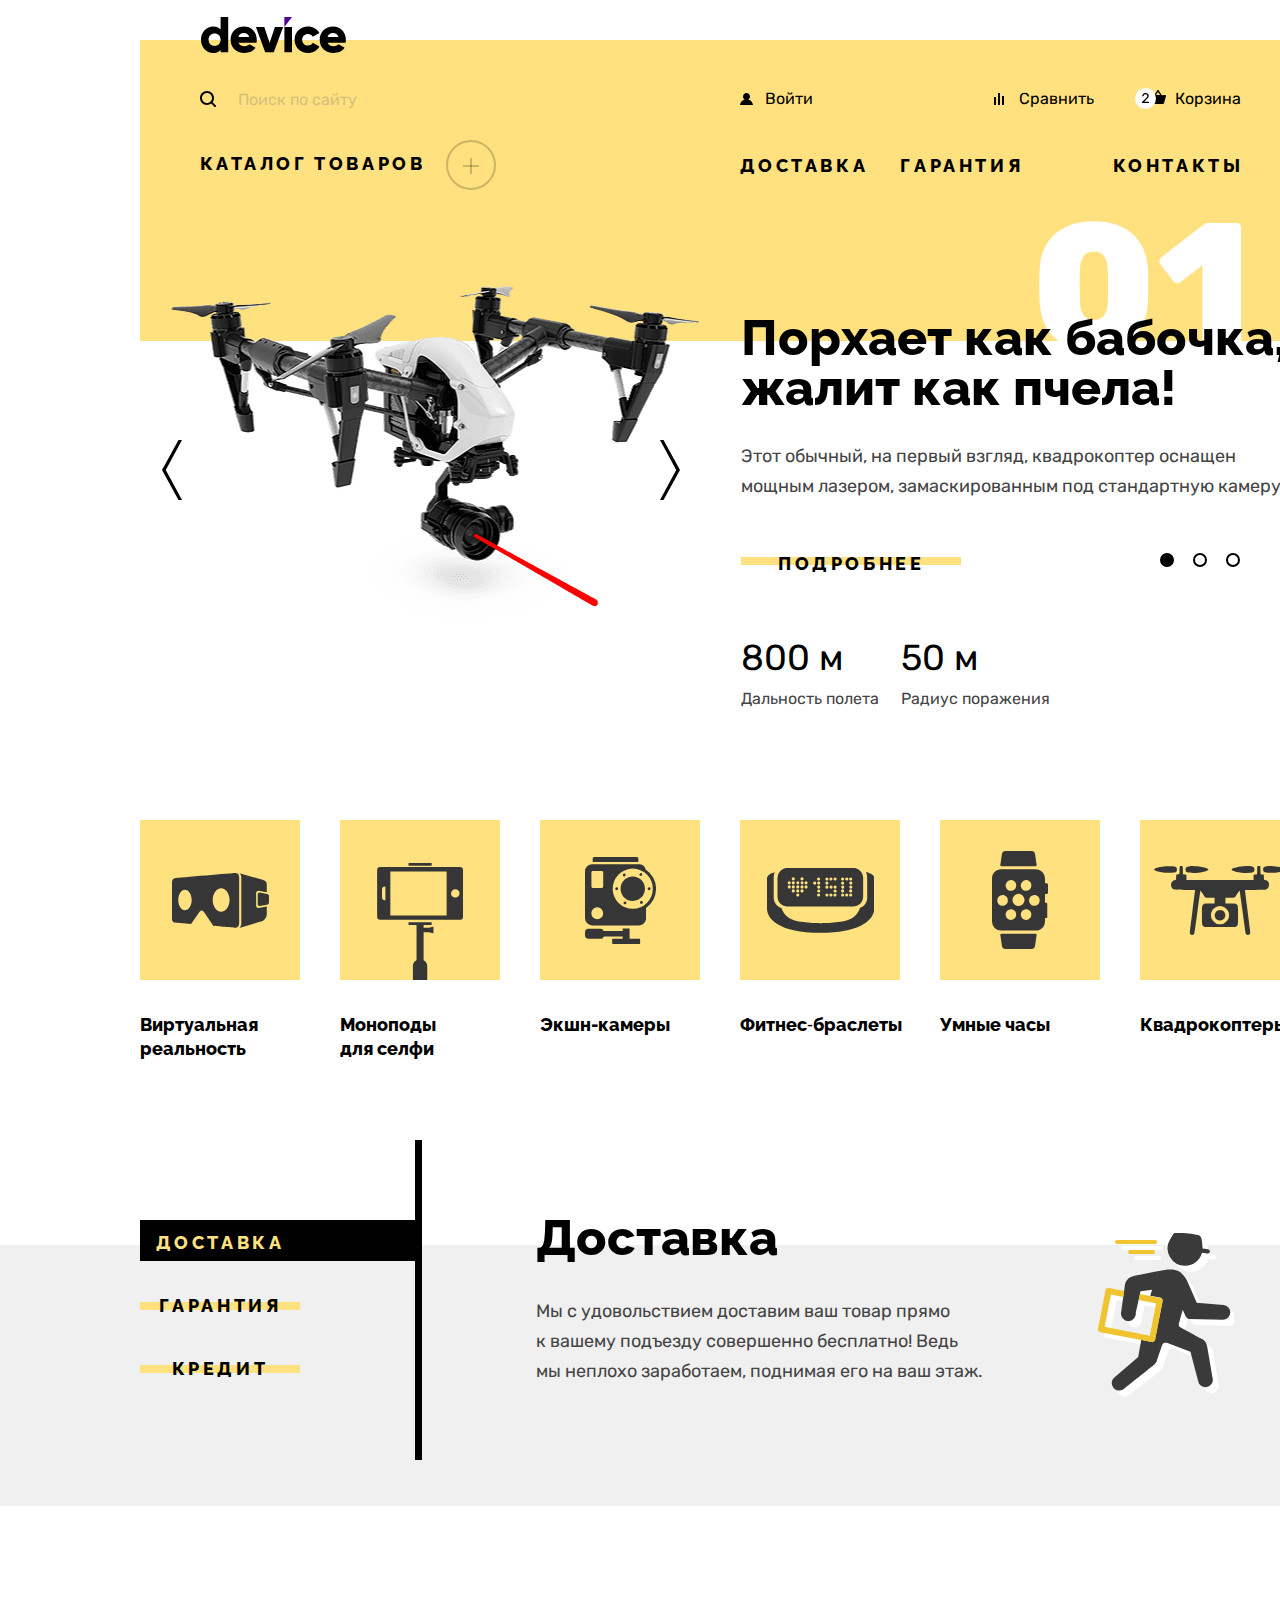
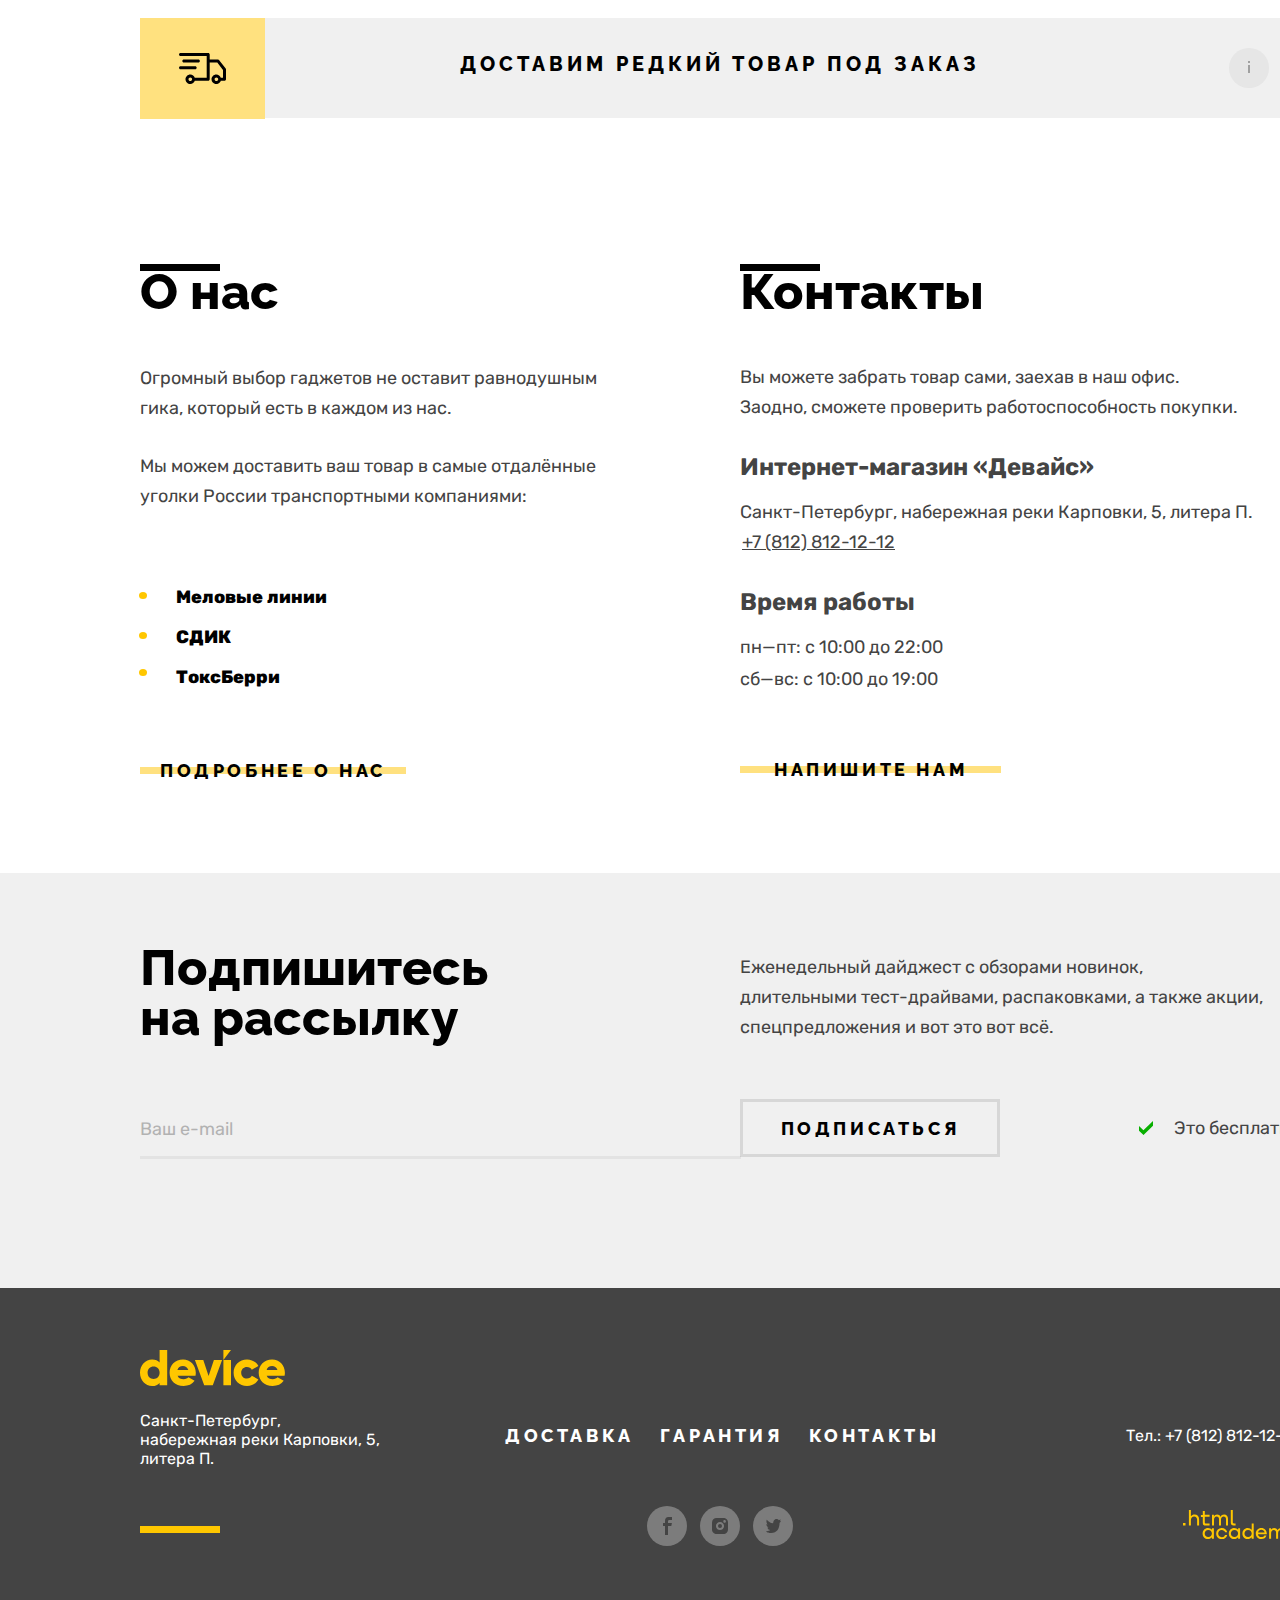
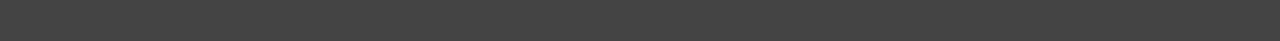
<file: index.html>
<!DOCTYPE html>
<html lang="ru">

  <head>
    <meta charset="utf-8">
    <title>HTML Academy: Девайс</title>
    <link rel="stylesheet" href="styles/styles.css">
    <link rel="icon" href="favicon-32x32.png">
  </head>

  <body>
    <header class="header-main-page">
      <nav class="navigation-header">
        <img class="logo-header" src="images/logo/logo-header.svg" width="145" height="36" alt="Логотип компании Девайс">

        <div class="navigation-container-1">

          <form class="search" action="https://echo.htmlacademy.ru/" method="post">
            <button class="search-button-icon" type="submit" name="search-icon">
              <svg class="navigation-user-icon-search" aria-hidden="true" focusable="false" width="16" height="16" fill="none" xmlns="http://www.w3.org/2000/svg"><path fill-rule="evenodd" clip-rule="evenodd" d="m15.7 14.3-3.1-3.1C13.5 10 14 8.6 14 7c0-3.9-3.1-7-7-7S0 3.1 0 7s3.1 7 7 7c1.6 0 3-.5 4.2-1.4l3.1 3.1c.2.2.4.3.7.3.6 0 1-.4 1-1 0-.2-.1-.5-.3-.7ZM2 7c0-2.8 2.2-5 5-5s5 2.2 5 5-2.2 5-5 5-5-2.2-5-5Z" fill="#000"/></svg>
            </button>
            <label class="visually-hidden search-for-site" for="site-search">Поисковая строка</label>
            <input class="search-string" type="text" name="search-text" id="site-search" placeholder="Поиск по сайту">

            <div class="form-border">
            <button class="search-button" type="submit" name="searching">Найти</button>
            </div>
          </form>

          <ul class="navigation-user">
            <li class="navigation-user-item entrance">
              <a class="navigation-user-link" href="#">
                <svg class="navigation-user-icon" aria-hidden="true" focusable="false" width="13" height="12" fill="none" xmlns="http://www.w3.org/2000/svg"><path fill-rule="evenodd" clip-rule="evenodd" d="M0 12h13c-.2-2.6-2.1-4.8-4.7-5.5 1-.6 1.7-1.7 1.7-3C10 1.6 8.4 0 6.5 0S3 1.6 3 3.5c0 1.3.7 2.4 1.7 3C2.1 7.2.2 9.4 0 12Z" fill="#000"/></svg>
              Войти</a>
            </li>
            <li class="navigation-user-item compare">
            <a class="navigation-user-link" href="#">
              <svg class="navigation-user-icon" aria-hidden="true" focusable="false" width="10" height="12" fill="none" xmlns="http://www.w3.org/2000/svg"><path fill-rule="evenodd" clip-rule="evenodd" d="M6 0H4v12h2V0ZM2 4H0v8h2V4ZM10 3H8v9h2V3Z" fill="#000"/></svg>
              Сравнить</a>
            </li>
            <li class="navigation-user-item">
            <a class="navigation-user-link cart" href="#">
              <svg class="navigation-user-icon" aria-hidden="true" focusable="false" width="31" height="21" fill="none" xmlns="http://www.w3.org/2000/svg"><path fill-rule="evenodd" clip-rule="evenodd" d="m30.3 7-3.5.2-3.2-4.9c-.1-.2-.4-.3-.6-.3-.2 0-.5.1-.6.3l-3.2 4.9h-3.5c-.4 0-.7.3-.7.7v.2l1.9 6.8c.2.7.7 1.1 1.4 1.1h9.4c.7 0 1.2-.4 1.4-1.1L31 8v-.2c0-.4-.3-.8-.7-.8ZM23 3.9l2.2 3.2h-4.3L23 3.9Z" fill="#000"/><circle cx="10.5" cy="10.5" r="10.5" fill="#fff"/><path fill-rule="evenodd" clip-rule="evenodd" d="M7.4 15a.35.35 0 0 1-.24-.08.35.35 0 0 1-.08-.24v-.45c0-.21.11-.42.35-.62l2.97-2.96a9.12 9.12 0 0 0 1.48-1.46c.27-.38.4-.78.4-1.2 0-.55-.15-.97-.46-1.28-.3-.3-.73-.46-1.31-.46-.54 0-.98.16-1.3.49-.33.32-.53.74-.6 1.27a.38.38 0 0 1-.15.26.38.38 0 0 1-.22.07h-.73a.32.32 0 0 1-.2-.07.27.27 0 0 1-.1-.2c.03-.5.16-.98.41-1.44.26-.47.62-.85 1.11-1.14.5-.3 1.09-.44 1.78-.44 1.05 0 1.85.27 2.38.82.54.54.81 1.23.81 2.07 0 .6-.15 1.12-.45 1.6-.29.47-.74.97-1.36 1.51l-2.68 2.73h4.36c.1 0 .19.03.24.1.07.06.1.13.1.22v.58c0 .1-.03.17-.1.24a.35.35 0 0 1-.24.08H7.4Z" fill="#000"/></svg>
            Корзина</a>
            </li>
          </ul>
        </div>

        <div class="popup cart-popup">
          <h2 class="visually-hidden">Корзина</h2>
           <ul class="cart-popup-list">
             <li class="cart-popup-item">
               <a class="cart-popup-link icon" href="#">
                 <img class="product-icon-1" src="images/product-1-small.png" width="41" height="43" alt="Любительская селфи-палка">
               </a>
               <a class="cart-popup-link" href="#">Любительская селфи-палка</a>
               <button class="delete-product" type="submit" aria-label="удалить выбранный товар из корзины">
                 <svg class="delete-product-icon" aria-hidden="true" focusable="false" width="11" height="11" fill="none" xmlns="http://www.w3.org/2000/svg"><path fill-rule="evenodd" clip-rule="evenodd" d="m11 1-1-1-4.5 4.5L1 0 0 1l4.5 4.5L0 10l1 1 4.5-4.5L10 11l1-1-4.5-4.5L11 1Z" fill="#fff"/></svg>
               </button>
             </li>

             <li class="cart-popup-item">
              <a class="cart-popup-link icon" href="#">
                <img class="product-icon-1" src="images/product-2-small.png" width="41" height="43" alt="Профессиональная селфи-палка">
              </a>
              <a class="cart-popup-link" href="#">Профессиональная селфи-палка</a>
              <button class="delete-product" type="submit" aria-label="удалить выбранный товар из корзины">
                <svg class="delete-product-icon" aria-hidden="true" focusable="false" width="11" height="11" fill="none" xmlns="http://www.w3.org/2000/svg"><path fill-rule="evenodd" clip-rule="evenodd" d="m11 1-1-1-4.5 4.5L1 0 0 1l4.5 4.5L0 10l1 1 4.5-4.5L10 11l1-1-4.5-4.5L11 1Z" fill="#fff"/></svg>
              </button>
             </li>
           </ul>

           <div class="popup-total">
             <p class="amount">Товаров: 2</p>
             <p class="total">Сумма: 2000 ₽</p>
           </div>

           <div>
             <a class="open-cart" href="#">Открыть корзину</a>
           </div>
        </div>


        <div class="navigation-container-2">
          <ul class="catalog-header">
            <li class="catalog-header-item">

              <div class="dropdown">
                <a class="catalog-header-title" href="catalog.html">Каталог товаров</a>
                <button class="catalog-header-button" type="submit" name="catalog-icon"></button>
                <div class="popap submenu-popup">
                  <div class="submenu-popup-content">
                  <h2 class="visually-hidden">Подменю</h2>
                    <ul class="submenu-header column">
                      <li class="submenu-header-item">
                        <a class="submenu-header-link" href="#">Виртуальная реальность</a>
                      </li>
                      <li class="submenu-header-item">
                        <a class="submenu-header-link" href="#">Моноподы для cелфи</a>
                      </li>
                      <li class="submenu-header-item">
                        <a class="submenu-header-link" href="#">Экшн-камеры</a>
                      </li>
                    </ul>

                    <ul class="submenu-header column">
                      <li class="submenu-header-item">
                        <a class="submenu-header-link" href="#">Фитнес-браслеты</a>
                      </li>
                      <li class="submenu-header-item">
                        <a class="submenu-header-link" href="#">Умные часы</a>
                      </li>
                    </ul>

                    <ul class="submenu-header column">
                      <li class="submenu-header-item">
                        <a class="submenu-header-link" href="#">Квадрокоптеры</a>
                      </li>
                    </ul>
                 </div>
               </div>
              </div>
            </li>
          </ul>

          <ul class="navigation-list">
            <li class="navigation-item">
              <a class="navigation-link" href="#delivery">Доставка</a>
            </li>
            <li class="navigation-item">
              <a class="navigation-link" href="#guarantee">Гарантия</a>
            </li>
            <li class="navigation-item">
              <a class="navigation-link" href="#contacts">Контакты</a>
            </li>
          </ul>
          </div>
      </nav>
    </header>

    <main class="main-container-index">
      <div class="page-container">
       <h1 class="visually-hidden">Интернет-магазин Девайс</h1>

      <section class="slider-main active">
         <h2 class="visually-hidden">Промо-слайдер товаров на главной</h2>

         <p class="promo-number">01</p>
         <img class="slider-main-item" src="images/slider/slider-image-1.png" width="560" height="560" alt="Квадрокоптер">


        <p class="slider-main-title">Порхает как бабочка, жалит как пчела!</p>
        <p class="slider-main-text">Этот обычный, на первый взгляд, квадрокоптер оснащен мощным лазером, замаскированным под стандартную камеру.</p>

        <button class="slider-button slider-prev" type="button">
          <svg class="slider-icon" aria-hidden="true" focusable="false" width="20" height="60" fill="none" xmlns="http://www.w3.org/2000/svg"><path fill-rule="evenodd" clip-rule="evenodd" d="M20 60h-3.5L0 30 16.5 0H20L3.8 30 20 60Z" fill="#000"/></svg>
        </button>
        <button class="slider-button slider-next" type="button">
          <svg class="slider-icon" aria-hidden="true" focusable="false" width="20" height="60" fill="none" xmlns="http://www.w3.org/2000/svg"><path fill-rule="evenodd" clip-rule="evenodd" d="M0 60h3.5L20 30 3.5 0H0l16.2 30L0 60Z" fill="#000"/></svg>
        </button>

        <a class="more" href="#">Подробнее</a>

        <ol class="slider-pagination">
          <li class="slider-pagination-item">
            <button class="slider-pagination-button slider-pagination-button-current" type="button" aria-label="photo1">
              <span class="visually-hidden">Первое фото</span>
            </button>
          </li>
          <li class="slider-pagination-item">
            <button class="slider-pagination-button" type="button" aria-label="photo2">
              <span class="visually-hidden">Второе фото</span>
            </button>
          </li>
          <li class="slider-pagination-item">
            <button class="slider-pagination-button" type="button" aria-label="photo3">
              <span class="visually-hidden">Третье фото</span>
            </button>
          </li>
        </ol>

          <dl class="details-list">
            <div class="details-box">
              <dt class="details-term">800 м</dt>
              <dd class="details-description">Дальность полета</dd>
            </div>

            <div class="details-box">
              <dt class="details-term">50 м</dt>
              <dd class="details-description">Радиус поражения</dd>
            </div>
          </dl>
        </section>

        <section class="slider-main">
           <h2 class="visually-hidden">Промо-слайдер товаров на главной</h2>

           <p class="promo-number">02</p>

           <img class="slider-main-item" src="images/slider/slider-image-2.png" width="560" height="560" alt="Фитнес-браслет">

          <p class="slider-main-title">Худеем<br> правильно!</p>
          <p class="slider-main-text">Мотивирующие фитнес-браслеты помогут найти в себе силы не пропускать занятия и соблюдать диету.</p>

          <button class="slider-button slider-prev" type="button">
            <svg class="slider-icon" aria-hidden="true" focusable="false" width="20" height="60" fill="none" xmlns="http://www.w3.org/2000/svg"><path fill-rule="evenodd" clip-rule="evenodd" d="M20 60h-3.5L0 30 16.5 0H20L3.8 30 20 60Z" fill="#000"/></svg>
            </button>
          <button class="slider-button slider-next" type="button">
            <svg class="slider-icon" aria-hidden="true" focusable="false" width="20" height="60" fill="none" xmlns="http://www.w3.org/2000/svg"><path fill-rule="evenodd" clip-rule="evenodd" d="M0 60h3.5L20 30 3.5 0H0l16.2 30L0 60Z" fill="#000"/></svg>
            </button>
          <a class="more" href="#">Подробнее</a>

          <ol class="slider-pagination">
            <li class="slider-pagination-item">
              <button class="slider-pagination-button" type="button" aria-label="photo1">
                <span class="visually-hidden">Первое фото</span>
              </button>
            </li>
            <li class="slider-pagination-item">
              <button class="slider-pagination-button slider-pagination-button-current" type="button" aria-label="photo2">
                <span class="visually-hidden">Второе фото</span>
              </button>
            </li>
            <li class="slider-pagination-item">
              <button class="slider-pagination-button" type="button" aria-label="photo3">
                <span class="visually-hidden">Третье фото</span>
              </button>
            </li>
            </ol>

            <dl class="details-list">
              <div class="details-box">
                <dt class="details-term">48 часов</dt>
                <dd class="details-description">Без подзарядки</dd>
              </div>
            </dl>
          </section>

          <section class="slider-main">
           <h2 class="visually-hidden">Промо-слайдер товаров на главной</h2>

           <p class="promo-number">03</p>

           <img class="slider-main-item" src="images/slider/slider-image-3.png" width="560" height="560" alt="Селфи-палка">

          <p class="slider-main-title">Делай селфи,<br> как Бен Стиллер! </p>
          <p class="slider-main-text">Самая длинная палка для селфи доступна в нашем магазине. Восемь (Восемь, Карл!) метров длиной и весом всего 5 кг.</p>

          <button class="slider-button slider-prev" type="button">
            <svg class="slider-icon" aria-hidden="true" focusable="false" width="20" height="60" fill="none" xmlns="http://www.w3.org/2000/svg"><path fill-rule="evenodd" clip-rule="evenodd" d="M20 60h-3.5L0 30 16.5 0H20L3.8 30 20 60Z" fill="#000"/></svg>
           </button>
           <button class="slider-button slider-next" type="button">
            <svg class="slider-icon" aria-hidden="true" focusable="false" width="20" height="60" fill="none" xmlns="http://www.w3.org/2000/svg"><path fill-rule="evenodd" clip-rule="evenodd" d="M0 60h3.5L20 30 3.5 0H0l16.2 30L0 60Z" fill="#000"/></svg>
           </button>
          <a class="more" href="#">Подробнее</a>

          <ol class="slider-pagination">
            <li class="slider-pagination-item">
              <button class="slider-pagination-button" type="button" aria-label="photo1">
                <span class="visually-hidden">Первое фото</span>
              </button>
            </li>
            <li class="slider-pagination-item">
              <button class="slider-pagination-button" type="button" aria-label="photo2">
                <span class="visually-hidden">Второе фото</span>
              </button>
            </li>
            <li class="slider-pagination-item">
              <button class="slider-pagination-button slider-pagination-button-current" type="button" aria-label="photo3">
                <span class="visually-hidden">Третье фото</span>
              </button>
            </li>
            </ol>

            <dl class="details-list">
              <div class="details-box">
                <dt class="details-term">8,5 м</dt>
                <dd class="details-description">Длина палки</dd>
              </div>

              <div class="details-box">
                <dt class="details-term">5 кг</dt>
                <dd class="details-description">Вес палки</dd>
              </div>

              <div class="details-box">
                <dt class="details-term">Карбон</dt>
                <dd class="details-description">Материал</dd>
              </div>
            </dl>
          </section>

       <section class="product-categories">
         <h2 class="visually-hidden">Категории товаров</h2>

       <div class="product-categories-container">
        <a class="product-categories-link" href="#">
          <figure class="product-categories-box">
            <div class="product-img-background"><img class="product-categories-img" src="images/popular-index/popular-1.svg" width="97" height="55" alt="Компания Девайс - Аксессуары для виртуальной реальности"></div>
            <figcaption class="product-categories-title">Виртуальная реальность</figcaption>
          </figure>
        </a>

        <a class="product-categories-link" href="#">
          <figure class="product-categories-box">
            <div class="product-img-background"><img class="product-categories-img" src="images/popular-index/popular-2.svg" width="86" height="117" alt="Компания Девайс - Моноподы для селфи"></div>
             <figcaption class="product-categories-title">Моноподы<br>для селфи</figcaption>
          </figure>
        </a>

        <a class="product-categories-link" href="#">
          <figure class="product-categories-box">
            <div class="product-img-background"><img class="product-categories-img" src="images/popular-index/popular-3.svg" width="71" height="87" alt="Компания Девайс - Экшн-камеры"></div>
            <figcaption class="product-categories-title">Экшн-камеры</figcaption>
          </figure>
        </a>

        <a class="product-categories-link" href="#">
          <figure class="product-categories-box">
            <div class="product-img-background"><img class="product-categories-img" src="images/popular-index/popular-4.svg" width="108" height="65" alt="Компания Девайс - Фитнес-браслеты"></div>
            <figcaption class="product-categories-title">Фитнес&#8209;браслеты</figcaption>
          </figure>
        </a>

        <a class="product-categories-link" href="#">
          <figure class="product-categories-box">
            <div class="product-img-background"><img class="product-categories-img" src="images/popular-index/popular-5.svg" width="56" height="98" alt="Компания Девайс - Умные часы"></div>
            <figcaption class="product-categories-title">Умные часы</figcaption>
          </figure>
        </a>

        <a class="product-categories-link" href="#">
          <figure class="product-categories-box">
            <div class="product-img-background"><img class="product-categories-img" src="images/popular-index/popular-6.svg" width="132" height="69" alt="Компания Девайс - Квадрокоптеры"></div>
            <figcaption class="product-categories-title">Квадрокоптеры</figcaption>
          </figure>
        </a>
      </div>
       </section>

       <section class="purchase-terms active" id="delivery">
        <div class="purchase-container">
         <h2 class="visually-hidden">Условия покупки</h2>

          <ul class="purchase-list">
            <li class="purchase-link">
              <button class="crossed-out crossed-out-current" type="button" aria-label="доставка">Доставка</button>
            </li>
            <li class="purchase-link">
              <button class="crossed-out" type="button" aria-label="гарантия">Гарантия</button>
            </li>
            <li class="purchase-link">
              <button class="crossed-out" type="button" aria-label="кредит">Кредит</button>
            </li>
          </ul>

          <h3 class="purchase-terms-title">Доставка</h3>
          <p class="purchase-terms-text">Мы с удовольствием доставим ваш товар прямо<br>к вашему подъезду совершенно бесплатно! Ведь<br>мы неплохо заработаем, поднимая его на ваш этаж.</p>
        </div>
      </section>

       <section class="purchase-terms" id="guarantee">
        <div class="purchase-container guarantee-container">
         <h2 class="visually-hidden">Условия покупки</h2>

          <ul class="purchase-list">
            <li class="purchase-link">
              <button class="crossed-out" type="button" aria-label="доставка">Доставка</button>
            </li>
            <li class="purchase-link">
              <button class="crossed-out crossed-out-current" type="button" aria-label="гарантия">Гарантия</button>
            </li>
            <li class="purchase-link">
              <button class="crossed-out" type="button" aria-label="кредит">Кредит</button>
            </li>
          </ul>

          <h3 class="purchase-terms-title">Гарантия</h3>
          <p class="purchase-terms-text">Если из-за возгорания купленного у нас товара у вас сгорит дом — не переживайте, мы выдадим вам новый. Товар, не дом, конечно же.</p>
        </div>
       </section>

       <section class="purchase-terms" id="credit">
        <div class="purchase-container credit-container">
         <h2 class="visually-hidden">Условия покупки</h2>

          <ul class="purchase-list">
           <li class="purchase-link">
              <button class="crossed-out" type="button" aria-label="доставка">Доставка</button>
            </li>
            <li class="purchase-link">
              <button class="crossed-out" type="button" aria-label="гарантия">Гарантия</button>
            </li>
            <li class="purchase-link">
              <button class="crossed-out crossed-out-current" type="button" aria-label="кредит">Кредит</button>
            </li>
          </ul>

          <h3 class="purchase-terms-title">Кредит</h3>
          <p class="purchase-terms-text">Залезть в долговую яму стало проще! Кредитные консультанты подберут для вас наиболее выгодные условия кредита. Выгодные для банка, разумеется.</p>
        </div>
       </section>

      <section class="advantage-delivery">
        <h2 class="visually-hidden">Преимущество</h2>
        <div class="advantage-container">
        <a class="advantage" href="#">
          <svg class="advantage-icon" aria-hidden="true" focusable="false" width="47" height="31" fill="none" xmlns="http://www.w3.org/2000/svg"><g clip-path="url(#a)" fill="#000"><path fill-rule="evenodd" clip-rule="evenodd" d="m46.7 15.4-6.5-8.2c-.3-.4-.7-.6-1.2-.6h-8.3V1.5C30.7.7 30 0 29.2 0H1.5C.7 0 0 .7 0 1.5S.7 3 1.5 3h26.2V24.7H15.8c-.6-1.9-2.4-3.3-4.5-3.3-2.6 0-4.8 2.2-4.8 4.8 0 2.6 2.2 4.8 4.8 4.8 2.1 0 3.9-1.4 4.5-3.3h13.4c.8 0 1.5-.7 1.5-1.5V9.6h7.6l5.7 7.3v7.9h-2.2c-.6-1.9-2.4-3.3-4.5-3.3-2.6 0-4.8 2.2-4.8 4.8 0 2.6 2.1 4.8 4.8 4.8 2.1 0 3.9-1.4 4.5-3.3h3.7c.8 0 1.5-.7 1.5-1.5v-9.9c0-.4-.1-.7-.3-1ZM11.3 28c-1 0-1.8-.8-1.8-1.8s.8-1.8 1.8-1.8 1.8.8 1.8 1.8-.9 1.8-1.8 1.8Zm26.1 0c-1 0-1.8-.8-1.8-1.8s.8-1.8 1.8-1.8 1.8.8 1.8 1.8-.9 1.8-1.8 1.8Z"/><path fill-rule="evenodd" clip-rule="evenodd" d="M19.4 9.6c.8 0 1.5-.7 1.5-1.5s-.7-1.5-1.5-1.5H4.8c-.8 0-1.5.7-1.5 1.5S4 9.6 4.8 9.6h14.6ZM17.7 14.7c0-.8-.7-1.5-1.5-1.5H1.5c-.8 0-1.5.7-1.5 1.5s.7 1.5 1.5 1.5h14.7c.8 0 1.5-.7 1.5-1.5Z"/></g><defs><clipPath id="a"><path fill-rule="evenodd" clip-rule="evenodd" fill="#fff" d="M0 0h47v31H0z"/></clipPath></defs></svg>
          <p class="advantage-text">Доставим редкий товар под заказ</p>
        </a>

        <button class="info-icon" type="button" name="info-tooltip" aria-label="дополнительная информация о доставке под заказ">
          <svg class="advantage-icon-tooltip" aria-hidden="true" focusable="false" width="2" height="12" fill="none" xmlns="http://www.w3.org/2000/svg"><g opacity=".3" fill="#000"><path fill-rule="evenodd" clip-rule="evenodd" d="M2 0H0v2h2V0ZM2 4H0v8h2V4Z"/></g></svg>
        </button>
        </div>
      </section>

      <section class="about" id="contacts">
        <div class="about-container">
        <h2 class="about-title">О нас</h2>
        <p class="about-text">Огромный выбор гаджетов не оставит равнодушным<br>гика, который есть в каждом из нас.</p>
        <p class="about-text">Мы можем доставить ваш товар в самые отдалённые<br>уголки России транспортными компаниями:</p>

        <ul class="delivery-services-list">
          <li class="delivery-services-item"><b>Меловые линии</b></li>
          <li class="delivery-services-item"><b>СДИК</b></li>
          <li class="delivery-services-item"><b>ТоксБерри</b></li>
        </ul>

        <a class="more-about" href="#">Подробнее о нас</a>
        </div>

        <div class="contacts-container">
        <h2 class="contacts-title">Контакты</h2>
        <p class="contacts-text">Вы можете забрать товар сами, заехав в наш офис.<br>Заодно, сможете проверить работоспособность покупки. </p>

        <h3 class="contacts-subtitle">Интернет-магазин «Девайс»</h3>
        <address class="contacts-address">
        <p class="contacts-text">Санкт-Петербург, набережная реки Карповки, 5, литера П.<br><a class="contacts-phone" href="tel:+78128121212">+7 (812) 812-12-12</a></p>
        </address>

        <h3 class="contacts-subtitle">Время работы</h3>
        <ul class="contacts-schedule">
          <li class="contacts-shedule-item">пн—пт: с 10:00 до 22:00</li>
          <li class="contacts-shedule-item">сб—вс: с 10:00 до 19:00</li>
        </ul>

        <button class="write-us" type="button" aria-label="напишите нам">Напишите нам</button>
      </div>
      </section>

      <section class="subscription">
        <div class="subscription-container">

          <div class="subscription-box1">
        <h2 class="subscription-title">Подпишитесь<br>на рассылку</h2>
        <p class="subscription-text">Еженедельный дайджест с обзорами новинок,<br>длительными тест-драйвами, распаковками, а также акции,<br>спецпредложения и вот это вот всё.</p>
          </div>

        <div class="subscription-box2">
        <form class="subscription-form" action="https://echo.htmlacademy.ru/" method="post">
          <label class="visually-hidden" for="email-subscribe">Поле для ввода e-mail</label>
          <input class="email-form" type="email" name="email-address" id="email-subscribe" placeholder="Ваш e-mail" required>
          <button class="subscribe" type="submit" aria-label="подписаться на рассылку">Подписаться</button>
        </form>
        <p class="free">Это бесплатно</p>
          </div>

        </div>
      </section>
    </div>
    </main>

    <footer>
      <div class="page-footer-container">
        <img class="logo-footer" src="images/logo/logo-footer.svg" width="145" height="36" alt="Логотип компании Девайс">

        <div class="footer-navigation-container-1">
      <section class="address">
        <h2 class="visually-hidden">Адрес</h2>
        <address class="address-footer">
          <p class="address-text">Санкт-Петербург, набережная реки Карповки, 5, литера П.</p>
        </address>
      </section>

        <ul class="navigation-footer-list">
          <li class="navigation-footer-item">
            <a class="navigation-footer-link" href="delivery.html">Доставка</a>
          </li>
          <li class="navigation-footer-item">
            <a class="navigation-footer-link" href="guarantee.html">Гарантия</a>
          </li>
          <li class="navigation-footer-item">
            <a class="navigation-footer-link" href="contacts.html">Контакты</a>
          </li>
        </ul>

      <section class="phone-number">
        <h2 class="visually-hidden">Номер телефона</h2>
        <a class="phone-number-link" href="tel:+78128121212">Тел.: +7 (812) 812-12-12</a>
      </section>
      </div>

      <div class="footer-navigation-container-2">
        <h2 class="visually-hidden">Социальные сети</h2>
          <ul class="footer-social-list">
            <li class="footer-social-item">
            <a class="footer-social-link" href="https://www.facebook.com/htmlacademy">
              <svg class="social-icon" aria-hidden="true" focusable="false" width="9" height="18" fill="none" xmlns="http://www.w3.org/2000/svg"><path fill-rule="evenodd" clip-rule="evenodd" d="M6.5 3H9V0H5.6C2.8 0 2 1.7 2 4.2V6H0v3h2v9h3V9h3.3l.6-3H5V4.5C5 3.7 5.3 3 6.5 3Z" fill="#444"/></svg>
            </a>
            </li>
            <li class="footer-social-item">
            <a class="footer-social-link" href="https://www.instagram.com/htmlacademy/">
              <svg class="social-icon" aria-hidden="true" focusable="false" width="16" height="16" fill="none" xmlns="http://www.w3.org/2000/svg"><path fill-rule="evenodd" clip-rule="evenodd" d="M8 10a2 2 0 1 0 0-4 2 2 0 0 0 0 4Z" fill="#444"/><path fill-rule="evenodd" clip-rule="evenodd" d="M14.7 1.3c-.9-.9-2-1.3-3.4-1.3H4.7C1.9 0 0 1.9 0 4.7v6.6c0 1.4.4 2.6 1.4 3.4.9.9 2 1.3 3.3 1.3h6.6c1.4 0 2.6-.4 3.4-1.3.8-.9 1.3-2 1.3-3.4V4.7c0-1.4-.4-2.6-1.3-3.4ZM8 12.1c-2.2 0-4.1-1.8-4.1-4.1S5.8 3.9 8 3.9c2.2 0 4.1 1.8 4.1 4.1s-1.9 4.1-4.1 4.1Zm4.6-7.4c-.7 0-1.3-.5-1.3-1.3s.5-1.3 1.3-1.3c.7 0 1.3.6 1.3 1.3 0 .7-.6 1.3-1.3 1.3Z" fill="#444"/></svg>
            </a>
            </li>
            <li class="footer-social-item">
            <a class="footer-social-link" href="https://twitter.com/htmlacademy_ru">
              <svg class="social-icon" aria-hidden="true" focusable="false" width="15" height="14" fill="none" xmlns="http://www.w3.org/2000/svg"><g clip-path="url(#a)"><path fill-rule="evenodd" clip-rule="evenodd" d="M9.7.1c1.5-.5 2.6.3 3.2 1.1.5-.2 1.1-.4 1.7-.6 0 .8-.5 1.4-.8 1.6.7.2 1.2-.4 1.2-.4-.1.9-.9 1.7-1.4 1.9-.2 6.3-2.8 10.4-8.9 10.3h-.4C4 14 .6 13.6 0 12.2c2 .2 3.4-.4 4.1-1.1-.8-.3-2.4-.4-2.6-2.8.3.2.5.3 1.1.2C1.5 7.7.3 7 .4 5c.3.3.9.5 1.2.4C1 5.2-.2 2.3.8.8c1.6 1.7 3.3 3.4 6.3 3.5.2-2.1 1-3.5 2.6-4.2Z" fill="#444"/></g><defs><clipPath id="aa"><path fill-rule="evenodd" clip-rule="evenodd" fill="#fff" d="M0 0h15v14H0z"/></clipPath></defs></svg>
            </a>
            </li>
          </ul>

          <p class="logo-htmlacademy">
            <a class="logo-htmlacademy-link" href="https://htmlacademy.ru/">
              <svg class="logo-htmlacademy-icon" aria-hidden="true" focusable="false" width="115" height="33" fill="none" xmlns="http://www.w3.org/2000/svg"><path fill-rule="evenodd" clip-rule="evenodd" d="M0 12.9v2.6h2.5v-2.6H0ZM11.6 4.5c-1.6 0-2.8.7-3.6 1.7h-.1V0h-2v15.5h2v-5.3c0-2.1 1.3-3.6 3.3-3.6 1.8 0 2.9 1.4 2.9 3.2v5.7h2V9.4c.1-3-1.8-4.9-4.5-4.9ZM26.6 4.8h-4.8V1.1h-2v3.8h-1.9v2h1.9v6c0 1.7 1 2.7 2.7 2.7h4.1v-2h-3.7c-.7 0-1.1-.4-1.1-1.1V6.8h4.8v-2ZM41.1 4.6c-1.6 0-2.9.8-3.5 2.1h-.1c-.6-1.2-1.8-2.1-3.4-2.1-1.4 0-2.5.8-3.1 1.8h-.1V4.8H29v10.6h2V10c0-2 1-3.5 2.6-3.5 1.5 0 2.4 1 2.4 2.6v6.3h2V9.8c0-2.4 1.4-3.3 2.6-3.3 1.5 0 2.4 1 2.4 2.6v6.3h2V8.9c.1-2.5-1.4-4.3-3.9-4.3ZM47.8 12.7c0 1.7 1 2.7 2.8 2.7h2v-2h-1.7c-.7 0-1.1-.4-1.1-1.1V0h-2v12.7ZM28.9 19.7c-.9-1.1-2.2-1.8-3.9-1.8-3.1 0-5.4 2.3-5.4 5.6s2.3 5.6 5.4 5.6c1.8 0 3-.8 3.8-1.9h.1v1.6h2V18.2h-2v1.5Zm-3.6 7.4c-2.2 0-3.6-1.6-3.6-3.6s1.4-3.6 3.6-3.6 3.6 1.6 3.6 3.6c0 1.9-1.4 3.6-3.6 3.6ZM44.2 22c-.5-2.4-2.6-4.1-5.4-4.1a5.4 5.4 0 0 0-5.6 5.6c0 3.1 2.2 5.6 5.6 5.6 2.8 0 4.9-1.8 5.4-4.2h-2.1a3.4 3.4 0 0 1-3.3 2.3c-2.2 0-3.6-1.6-3.6-3.6s1.4-3.6 3.6-3.6c1.6 0 2.8 1 3.3 2.2h2.1V22ZM55.1 19.7c-.9-1.1-2.2-1.8-3.9-1.8-3.1 0-5.4 2.3-5.4 5.6s2.3 5.6 5.4 5.6c1.8 0 3-.8 3.8-1.9h.1v1.6h2V18.2h-2v1.5Zm-3.6 7.4c-2.2 0-3.6-1.6-3.6-3.6s1.4-3.6 3.6-3.6 3.6 1.6 3.6 3.6c0 1.9-1.5 3.6-3.6 3.6ZM68.7 19.8c-.9-1.1-2.2-1.9-3.9-1.9-3.1 0-5.4 2.3-5.4 5.6s2.2 5.6 5.4 5.6c1.7 0 3-.8 3.8-1.8h.1v1.5h2V13.4h-2v6.4Zm-3.6 7.3c-2.2 0-3.6-1.6-3.6-3.6s1.4-3.6 3.6-3.6 3.6 1.6 3.6 3.6c-.1 2-1.5 3.6-3.6 3.6ZM78.3 17.9c-3.3 0-5.5 2.5-5.5 5.6 0 3 2.1 5.6 5.5 5.6 2.5 0 4.5-1.3 5.2-3.6h-2.1c-.5 1-1.6 1.6-3 1.6-1.9 0-3.3-1.3-3.4-2.9h8.8c.2-3.6-2-6.3-5.5-6.3Zm0 1.9c1.7 0 3 1 3.3 2.6h-6.5c.3-1.5 1.5-2.6 3.2-2.6ZM98.2 17.9c-1.6 0-2.9.8-3.6 2h-.1c-.6-1.2-1.8-2-3.4-2-1.4 0-2.5.7-3.1 1.8v-1.5h-1.9v10.6h2v-5.4c0-2 1-3.4 2.6-3.5 1.5 0 2.4 1 2.4 2.6v6.3h2v-5.6c0-2.4 1.4-3.3 2.6-3.3 1.5 0 2.4 1 2.4 2.6v6.3h2v-6.5c.1-2.6-1.4-4.4-3.9-4.4ZM109.4 27l-3.6-8.9h-2.2l4.8 11.6c-.3.9-.7 1.2-1.7 1.2h-2.5v2h2.5c1.8 0 2.8-.8 3.5-2.6l4.7-12.2h-2.1l-3.4 8.9Z" fill="#FFC700"/></svg>
            </a>
          </p>
        </div>

    </div>
    </footer>

      <div class="modal-container modal-container-close">
      <div class="modal modal-advantage-delivery">
        <div class="delivery-title-box">
          <h2 class="delivery-form-title">Доставка под заказ</h2>
          <button class="button-close" type="button" name="close-form" aria-label="Закрыть форму">
            <img class="cross" src="images/delivery-form/big-cross-close-form.svg" width="26" height="26" alt="Закрытие формы доставки">
          </button>
        </div>

        <form class="delivery-form-grid" action="https://echo.htmlacademy.ru/" method="post">
          <p class="field-group">
            <label class="delivery-form-label name" for="field-name">Ваше имя:</label>
              <input class="name-field" type="text" name="name-surname" id="field-name" placeholder="Имя Фамилия" required>
              <span>
                <svg class="user-icon" aria-hidden="true" focusable="false" width="13" height="12" viewBox="0 0 13 12" fill="none" xmlns="http://www.w3.org/2000/svg"><path fill-rule="evenodd" clip-rule="evenodd" d="M0 12h13c-.2-2.6-2.1-4.8-4.7-5.5 1-.6 1.7-1.7 1.7-3C10 1.6 8.4 0 6.5 0S3 1.6 3 3.5c0 1.3.7 2.4 1.7 3C2.1 7.2.2 9.4 0 12Z" fill="#B3B3B3"/></svg>
              </span>
              <span class="validity-name-surname">Пожалуйста, представьтесь</span>
          </p>
          <p class="field-group">
            <label class="delivery-form-label email" for="field-email"> Ваш e-mail:</label>
              <input class="email-field" type="email" name="email" id="field-email" placeholder="Введите e-mail" required>
              <span>
                <svg class="mail-icon" aria-hidden="true" focusable="false" width="15" height="12" viewBox="0 0 15 12" fill="none" xmlns="http://www.w3.org/2000/svg"><path fill-rule="evenodd" clip-rule="evenodd" d="M7.6 8c-.4 0-.6-.1-1-.3L0 4v7c0 .6.4 1 .9 1h13.2c.6 0 .9-.4.9-1V4L8.5 7.7c-.4.2-.6.3-.9.3Zm6.5-8H.9C.4 0 0 .5 0 1v.8L7.5 6 15 1.8V1c0-.5-.4-1-.9-1Z" fill="#B3B3B3"/></svg>
              </span>
              <span class="validity-email">Забавный у вас адрес</span>
          </p>
          <p class="field-group">
            <label for="commentary-field" class="delivery-form-label commentary"> Что нужно привезти:</label>
              <textarea class="commentary-field" name="commentary" id="commentary-field" placeholder="В свободной форме"></textarea>
          </p>

          <div class="field-group field-group-quantity">
            <label class="delivery-form-label quantum" for="quantity-button">Количество:</label>

              <button class="info" type="button" name="info-tooltip" aria-label="дополнительная информация">
                <svg class="tooltip" aria-hidden="true" focusable="false" width="26" height="26" fill="none" xmlns="http://www.w3.org/2000/svg"><circle cx="13" cy="13" r="13" fill="#FFE17F"/><path fill-rule="evenodd" clip-rule="evenodd" d="M14 7h-2v2h2V7ZM14 11h-2v8h2v-8Z" fill="#000"/></svg>
              </button>

              <div class="popup delivery-form-popup">
                <h2 class="visually-hidden">Подсказка по количеству</h2>

                <p class="tooptip-text">Постараемся найти, сколько нужно. Привезём сколько получится по требованиям
                    к провозу багажа.</p>
              </div>

              <button class="button-minus" type="button" name="minus" aria-label="уменьшить количество">
                <svg class="minus-icon" aria-hidden="true" focusable="false" width="16" height="16" fill="none" xmlns="http://www.w3.org/2000/svg"><path fill-rule="evenodd" clip-rule="evenodd" d="M16 7H0v2h16V7Z" fill="#000" opacity=".3"/></svg>
              </button>

              <input class="quantity-field" type="text" name="quantity-in-cart" placeholder="1" id="quantity-button">

              <button class="button-plus" type="button" name="plus" aria-label="увеличить количество">
                <svg class="plus-icon" aria-hidden="true" focusable="false" width="16" height="16" fill="none" xmlns="http://www.w3.org/2000/svg"><path fill-rule="evenodd" clip-rule="evenodd" d="M16 7H9V0H7v7H0v2h7v7h2V9h7V7Z" fill="#000" opacity=".3"/></svg>
              </button>
          </div>

          <p class="field-group-submit">
          <button class="more" type="submit" aria-label="отправить данные формы">Отправить</button>
          </p>
        </form>
      </div>
      </div>


  </body>
</html>
</file>
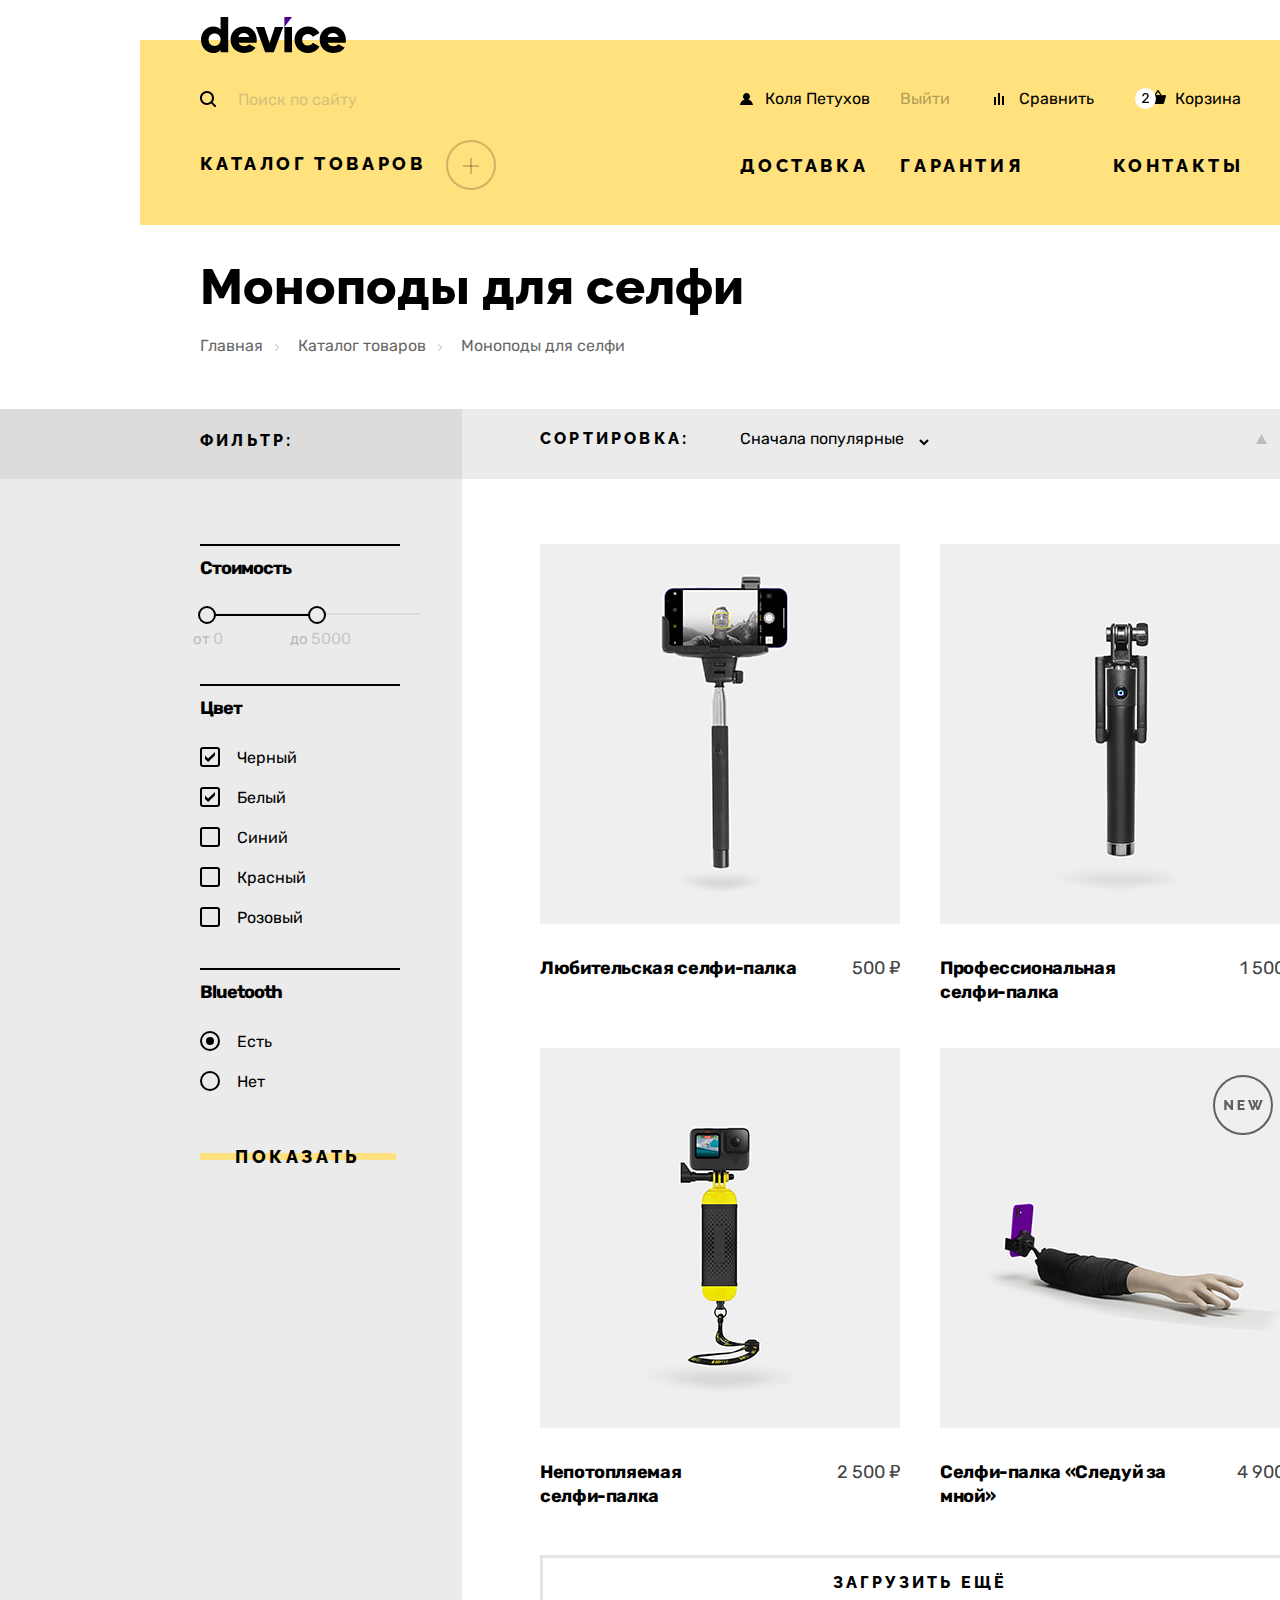
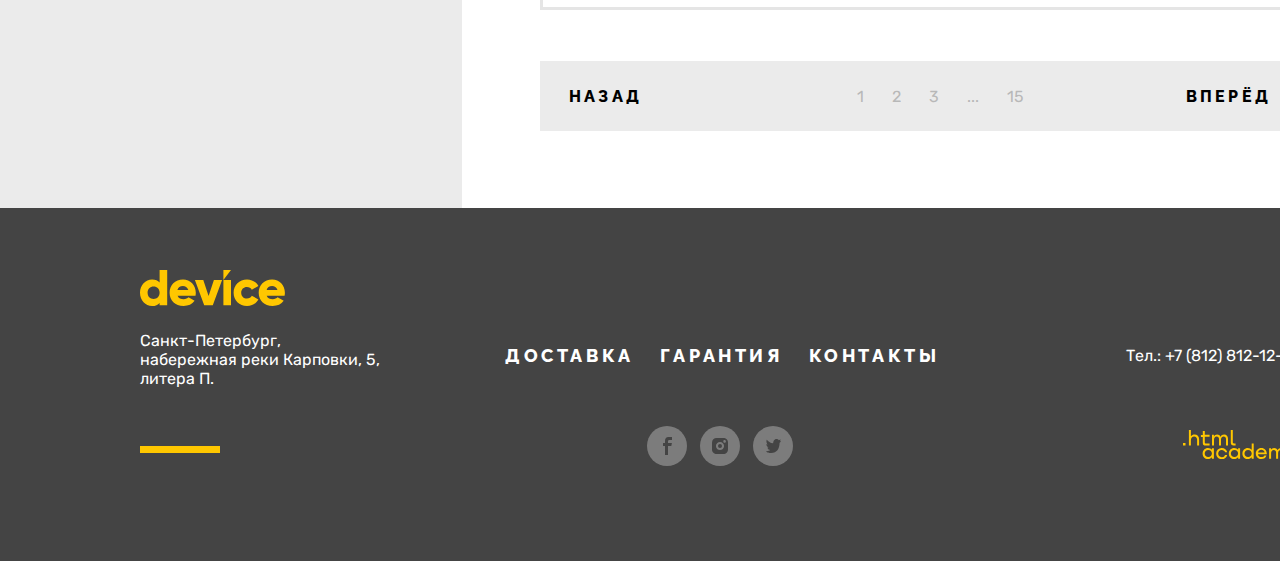
<file: catalog.html>
<!DOCTYPE html>
<html lang="ru">

  <head>
    <meta charset="utf-8">
    <title>HTML Academy: Девайс</title>
    <link rel="stylesheet" href="styles/styles.css">
    <link rel="icon" href="favicon-32x32.png">
  </head>

  <body>
    <header class="header-catalog">
      <nav class="navigation-header">
        <a class="navigation-logo" href="index.html">
          <img class="logo-header" src="images/logo/logo-header.svg" width="145" height="36"  alt="Логотип компании Девайс">
         </a>

      <div class="navigation-container-1">

        <form class="search" action="https://echo.htmlacademy.ru/" method="post">
          <button class="search-button-icon" type="submit" name="search-icon">
            <svg class="navigation-user-icon-search" aria-hidden="true" focusable="false" width="16" height="16" fill="none" xmlns="http://www.w3.org/2000/svg"><path fill-rule="evenodd" clip-rule="evenodd" d="m15.7 14.3-3.1-3.1C13.5 10 14 8.6 14 7c0-3.9-3.1-7-7-7S0 3.1 0 7s3.1 7 7 7c1.6 0 3-.5 4.2-1.4l3.1 3.1c.2.2.4.3.7.3.6 0 1-.4 1-1 0-.2-.1-.5-.3-.7ZM2 7c0-2.8 2.2-5 5-5s5 2.2 5 5-2.2 5-5 5-5-2.2-5-5Z" fill="#000"/></svg>
          </button>
          <label class="visually-hidden" for="site-search">Поисковая строка</label>
              <input class="search-string" type="text" name="search-text" id="site-search" placeholder="Поиск по сайту">

          <div class="form-border">
            <button class="search-button" type="submit" name="searching">Найти</button>
          </div>
        </form>

        <ul class="navigation-user">
          <li class="navigation-user-item">
            <a class="navigation-user-link" href="#">
              <svg class="navigation-user-icon" aria-hidden="true" focusable="false" width="13" height="12" fill="none" xmlns="http://www.w3.org/2000/svg"><path fill-rule="evenodd" clip-rule="evenodd" d="M0 12h13c-.2-2.6-2.1-4.8-4.7-5.5 1-.6 1.7-1.7 1.7-3C10 1.6 8.4 0 6.5 0S3 1.6 3 3.5c0 1.3.7 2.4 1.7 3C2.1 7.2.2 9.4 0 12Z" fill="#000"/></svg>
            Коля Петухов</a>
          </li>
          <li class="navigation-user-item exit">
            <a class="navigation-user-link-exit" href="#">Выйти</a>
          </li>
          <li class="navigation-user-item compare">
            <a class="navigation-user-link" href="#">
              <svg class="navigation-user-icon" aria-hidden="true" focusable="false" width="10" height="12" fill="none" xmlns="http://www.w3.org/2000/svg"><path fill-rule="evenodd" clip-rule="evenodd" d="M6 0H4v12h2V0ZM2 4H0v8h2V4ZM10 3H8v9h2V3Z" fill="#000"/></svg>
              Сравнить</a>
          </li>
          <li class="navigation-user-item">
            <a class="navigation-user-link cart" href="#">
              <svg class="navigation-user-icon" aria-hidden="true" focusable="false" width="31" height="21" fill="none" xmlns="http://www.w3.org/2000/svg"><path fill-rule="evenodd" clip-rule="evenodd" d="m30.3 7-3.5.2-3.2-4.9c-.1-.2-.4-.3-.6-.3-.2 0-.5.1-.6.3l-3.2 4.9h-3.5c-.4 0-.7.3-.7.7v.2l1.9 6.8c.2.7.7 1.1 1.4 1.1h9.4c.7 0 1.2-.4 1.4-1.1L31 8v-.2c0-.4-.3-.8-.7-.8ZM23 3.9l2.2 3.2h-4.3L23 3.9Z" fill="#000"/><circle cx="10.5" cy="10.5" r="10.5" fill="#fff"/><path fill-rule="evenodd" clip-rule="evenodd" d="M7.4 15a.35.35 0 0 1-.24-.08.35.35 0 0 1-.08-.24v-.45c0-.21.11-.42.35-.62l2.97-2.96a9.12 9.12 0 0 0 1.48-1.46c.27-.38.4-.78.4-1.2 0-.55-.15-.97-.46-1.28-.3-.3-.73-.46-1.31-.46-.54 0-.98.16-1.3.49-.33.32-.53.74-.6 1.27a.38.38 0 0 1-.15.26.38.38 0 0 1-.22.07h-.73a.32.32 0 0 1-.2-.07.27.27 0 0 1-.1-.2c.03-.5.16-.98.41-1.44.26-.47.62-.85 1.11-1.14.5-.3 1.09-.44 1.78-.44 1.05 0 1.85.27 2.38.82.54.54.81 1.23.81 2.07 0 .6-.15 1.12-.45 1.6-.29.47-.74.97-1.36 1.51l-2.68 2.73h4.36c.1 0 .19.03.24.1.07.06.1.13.1.22v.58c0 .1-.03.17-.1.24a.35.35 0 0 1-.24.08H7.4Z" fill="#000"/></svg>
              Корзина</a>
          </li>

        </ul>
      </div>

      <div class="navigation-container-2 catalog">
        <ul class="catalog-header">
          <li class="catalog-header-item">
            <div class="dropdown">
              <a class="catalog-header-title" href="catalog.html">Каталог товаров</a>
              <button class="catalog-header-button" type="submit" name="catalog-icon"></button>
              <div class="popap submenu-popup">
                <div class="submenu-popup-content">
                <h2 class="visually-hidden">Подменю</h2>
                  <ul class="submenu-header column">
                    <li class="submenu-header-item">
                      <a class="submenu-header-link" href="#">Виртуальная реальность</a>
                    </li>
                    <li class="submenu-header-item">
                      <a class="submenu-header-link" href="#">Моноподы для cелфи</a>
                    </li>
                    <li class="submenu-header-item">
                      <a class="submenu-header-link" href="#">Экшн-камеры</a>
                    </li>
                  </ul>

                  <ul class="submenu-header column">
                    <li class="submenu-header-item">
                      <a class="submenu-header-link" href="#">Фитнес-браслеты</a>
                    </li>
                    <li class="submenu-header-item">
                      <a class="submenu-header-link" href="#">Умные часы</a>
                    </li>
                  </ul>

                  <ul class="submenu-header column">
                    <li class="submenu-header-item">
                      <a class="submenu-header-link" href="#">Квадрокоптеры</a>
                    </li>
                  </ul>
               </div>
             </div>
            </div>
          </li>
        </ul>

          <ul class="navigation-list">
            <li class="navigation-item">
              <a class="navigation-link" href="#delivery">Доставка</a>
            </li>
            <li class="navigation-item">
              <a class="navigation-link" href="#guarantee">Гарантия</a>
            </li>
            <li class="navigation-item">
              <a class="navigation-link" href="#contacts">Контакты</a>
            </li>
          </ul>
      </div>
      </nav>
    </header>

    <main class="main-container-catalog">

        <header class="inner-header">
          <h1 class="inner-header-title">Моноподы для селфи </h1>
          <ul class="breadcrumbs">
            <li class="breadcrumbs-item">
          <a class="breadcrumbs-link" href="index.html/">Главная</a>
            </li>
            <li class="breadcrumbs-item">
          <a class="breadcrumbs-link" href="catalog.html">Каталог товаров</a>
            </li>
            <li class="breadcrumbs-item">
          <a class="breadcrumbs-link">Моноподы для селфи</a>
            </li>
          </ul>
      </header>

      <section class="catalog-products">
        <div class="filters-sorting">
          <div class="filters-sorting-container">
            <h2 class="filters">фильтр:</h2>

          <div class="sorting">
            <form class="sorting-type">
              <label class="sorting-title" for="sorting">Сортировка:</label>
              <select class="select-control" id="sorting" name="sorting">
                <option value="popular">Сначала популярные</option>
                <option value="cheap">Сначала дешёвые</option>
                <option value="expensive">Сначала дорогие</option>
              </select>
            </form>

            <div class="sorting-box">
            <a class="sort-link" href="#">
              <svg class="sorting-icon" aria-hidden="true" focusable="false" width="11" height="10" fill="none" xmlns="http://www.w3.org/2000/svg"><path fill-rule="evenodd" clip-rule="evenodd" d="M5.5 0 11 10H0" fill="#000" opacity=".2"/></svg>
            </a>
            <a class="sort-link sort-link-current" href="#">
              <svg class="sorting-icon" aria-hidden="true" focusable="false" width="11" height="10" fill="none" xmlns="http://www.w3.org/2000/svg"><path fill-rule="evenodd" clip-rule="evenodd" d="M5.5 0 11 10H0" fill="#000" opacity=".2"/></svg>
            </a>
            </div>
          </div>
          </div>
        </div>

        <div class="catalog-products-container">
          <div class="catalog-left-column">
            <form class="catalog-filter" action="https://echo.htmlacademy.ru/" method="get">
              <fieldset class="catalog-filter-group">
              <legend class="catalog-filter-title">Стоимость</legend>

              <div class="range">
                <div class="range-scale">
                 <div class="range-bar" style="left: 0; width: 119px;">
                  <button class="range-toggle toggle-min" type="button" aria-label="ввод минимальной цены">
                    <span class="visually-hidden">Изменить минимальную цену</span>
                  </button>
                  <button class="range-toggle toggle-max" type="button" aria-label="ввод максимальной цены">
                    <span class="visually-hidden">Изменить максимальную цену</span>
                  </button>
                </div>
                </div>

                <div class="range-wrapper-inputs">
                  <div class="range-input-1">
                    <input class="range-input" type="number" name="min-price" placeholder="0" id="range-input-sum-min">
                    <label class="catalog-filter-label" for="range-input-sum-min">от</label>
                  </div>

                  <div class="range-input-2">
                    <input class="range-input" type="number" name="max-price" placeholder="5000" id="range-input-sum-max">
                    <label class="catalog-filter-label" for="range-input-sum-max">до</label>
                  </div>
                </div>
              </div>
              </fieldset>

              <fieldset class="catalog-filter-group">
              <legend class="catalog-filter-title">Цвет</legend>

                <ul class="catalog-filter-list">
                  <li class="catalog-filter-item">
                    <label class="control">
                    <input class="visually-hidden control-input" type="checkbox" name="black" checked>
                    <span class="control-mark">
                      <svg class="control-thick" aria-hidden="true" focusable="false" width="10" height="10" viewBox="0 0 10 10" fill="none" xmlns="http://www.w3.org/2000/svg"><path fill-rule="evenodd" clip-rule="evenodd" d="M10 0 3.1 6.6 0 3.6v3.3L3.2 10 10 3.3V0Z" fill="#000"/></svg>
                    </span>
                    <span class="control-label">Черный</span>
                    </label>
                  </li>

                  <li class="catalog-filter-item">
                    <label class="control">
                    <input class="visually-hidden control-input" type="checkbox" name="white" checked>
                    <span class="control-mark">
                      <svg class="control-thick" aria-hidden="true" focusable="false" width="10" height="10" viewBox="0 0 10 10" fill="none" xmlns="http://www.w3.org/2000/svg"><path fill-rule="evenodd" clip-rule="evenodd" d="M10 0 3.1 6.6 0 3.6v3.3L3.2 10 10 3.3V0Z" fill="#000"/></svg>
                    </span>
                    <span class="control-label">Белый</span>
                    </label>
                  </li>

                  <li class="catalog-filter-item">
                    <label class="control">
                    <input class="visually-hidden control-input" type="checkbox" name="blue">
                    <span class="control-mark">
                      <svg class="control-thick" aria-hidden="true" focusable="false" width="10" height="10" viewBox="0 0 10 10" fill="none" xmlns="http://www.w3.org/2000/svg"><path fill-rule="evenodd" clip-rule="evenodd" d="M10 0 3.1 6.6 0 3.6v3.3L3.2 10 10 3.3V0Z" fill="#000"/></svg>
                    </span>
                    <span class="control-label">Синий</span>
                  </label>
                  </li>

                  <li class="catalog-filter-item">
                    <label class="control">
                    <input class="visually-hidden control-input" type="checkbox" name="red">
                    <span class="control-mark">
                      <svg class="control-thick" aria-hidden="true" focusable="false" width="10" height="10" viewBox="0 0 10 10" fill="none" xmlns="http://www.w3.org/2000/svg"><path fill-rule="evenodd" clip-rule="evenodd" d="M10 0 3.1 6.6 0 3.6v3.3L3.2 10 10 3.3V0Z" fill="#000"/></svg>
                    </span>
                    <span class="control-label">Красный</span>
                    </label>
                  </li>

                  <li class="catalog-filter-item">
                    <label class="control">
                    <input class="visually-hidden control-input" type="checkbox" name="pink">
                    <span class="control-mark">
                      <svg class="control-thick" aria-hidden="true" focusable="false" width="10" height="10" viewBox="0 0 10 10" fill="none" xmlns="http://www.w3.org/2000/svg"><path fill-rule="evenodd" clip-rule="evenodd" d="M10 0 3.1 6.6 0 3.6v3.3L3.2 10 10 3.3V0Z" fill="#000"/></svg>
                    </span>
                    <span class="control-label">Розовый</span>
                    </label>
                  </li>
                </ul>
              </fieldset>

              <fieldset class="catalog-filter-group">
              <legend class="catalog-filter-title">Bluetooth</legend>

                <ul class="catalog-filter-list">
                  <li class="catalog-filter-item">
                    <label class="control">
                    <input class="visually-hidden control-input" type="radio" name="bluetooth" value="yes" checked>
                    <span class="control-mark"></span>
                    <span class="control-label">Есть</span>
                    </label>
                  </li>

                  <li class="catalog-filter-item">
                    <label class="control">
                    <input class="visually-hidden control-input" type="radio" name="bluetooth" value="no">
                    <span class="control-mark"></span>
                    <span class="control-label">Нет</span>
                    </label>
                  </li>
                </ul>
              </fieldset>

              <a class="show-icon" href="#">Показать</a>
            </form>
          </div>

          <div class="catalog-right-column">
            <h2 class="visually-hidden">Каталог с карточками товаров</h2>
            <ul class="product-list">
              <li class="product-item">
                <a class="product-card-link" href="product.html">
                  <img class="product-card-image" src="images/catalog/product-1.jpg" width="360" height="380" alt="Селфи-палка">
                </a>

                <a class="product-card-link" href="product.html">
                <h3 class="product-card-title">Любительская селфи-палка</h3>
                <span class="product-card-price">500 ₽</span>
                </a>

                <div class="more-link">
                  <a class="more-about-product" href="#">Подробнее</a>
                </div>
              </li>

              <li class="product-item">
                <a class="product-card-link" href="product.html">
                  <img class="product-card-image" src="images/catalog/product-2.jpg" width="360" height="380" alt="Селфи-палка для профессионалов">
                </a>

                <a class="product-card-link" href="product.html">
                <h3 class="product-card-title">Профессиональная<br> селфи-палка</h3>
                <span class="product-card-price" >1 500 ₽</span>
                </a>

                <div class="more-link">
                  <a class="more-about-product" href="#">Подробнее</a>
                </div>
              </li>

              <li class="product-item">
                <a class="product-card-link" href="product.html">
                  <img class="product-card-image" src="images/catalog/product-3.jpg" width="360" height="380" alt="Селфи-палка, которая не тонет">
                </a>

                <a class="product-card-link" href="product.html">
                <h3 class="product-card-title">Непотопляемая<br> селфи-палка</h3>
                <span class="product-card-price">2 500 ₽</span>
                </a>

                <div class="more-link">
                  <a class="more-about-product" href="#">Подробнее</a>
                </div>
              </li>

              <li class="product-item">
                <a class="product-card-link" href="product.html">
                  <img class="product-card-image" src="images/catalog/product-4.jpg" width="360" height="380" alt="Селфи-палка в виде руки">
                </a>

                <a class="product-card-link" href="product.html">
                <h3 class="product-card-title">Селфи-палка «Следуй за мной»</h3>
                <span class="product-card-price">4 900 ₽</span>
                </a>

                <div class="more-link">
                  <a class="more-about-product" href="#">Подробнее</a>
                </div>
                <span class="new"></span>
              </li>
            </ul>

            <button class="show-more" type="submit" aria-label="загрузить ещё несколько товаров">Загрузить ещё</button>

            <h3 class="visually-hidden">Пагинация</h3>
            <ul class="pagination-list">
              <li class="pagination-item">
                <a class="pagination-link pagination-prev" href="#">назад</a>
              </li>
              <li class="pagination-item">
                <a class="pagination-link-number" href="#">1</a>
              </li>
              <li class="pagination-item">
                <a class="pagination-link-number" href="#">2</a>
              </li>
              <li class="pagination-item">
                <a class="pagination-link-number" href="#">3</a>
              </li>
              <li class="pagination-item">
                <a class="pagination-link-number" href="#">...</a>
              </li>
              <li class="pagination-item">
                <a class="pagination-link-number" href="#">15</a>
              </li>
              <li class="pagination-item">
                <a class="pagination-link pagination-next" href="#">вперёд</a>
              </li>
            </ul>
          </div>
        </div>
      </section>
    </main>

    <footer>
      <div class="page-footer-container">
        <img class="logo-footer" src="images/logo/logo-footer.svg" width="145" height="36" alt="Логотип компании Девайс">

      <div class="footer-navigation-container-1">
        <section class="address">
         <h2 class="visually-hidden">Адрес</h2>
          <address class="address-footer">
            <p class="address-text">Санкт-Петербург, набережная реки Карповки, 5, литера П.</p>
          </address>
        </section>

        <ul class="navigation-footer-list">
          <li class="navigation-footer-item">
            <a class="navigation-footer-link" href="delivery.html">Доставка</a>
          </li>
          <li class="navigation-footer-item">
            <a class="navigation-footer-link" href="guarantee.html">Гарантия</a>
          </li>
          <li class="navigation-footer-item">
            <a class="navigation-footer-link" href="contacts.html">Контакты</a>
          </li>
        </ul>

      <section class="phone-number">
        <h2 class="visually-hidden">Номер телефона</h2>
        <a class="phone-number-link" href="tel:+78128121212">Тел.: +7 (812) 812-12-12</a>
      </section>
      </div>

      <div class="footer-navigation-container-2">
        <h2 class="visually-hidden">Социальные сети</h2>
        <ul class="footer-social-list">
          <li class="footer-social-item">
          <a class="footer-social-link" href="https://www.facebook.com/htmlacademy">
            <svg class="social-icon" aria-hidden="true" focusable="false" width="9" height="18" fill="none" xmlns="http://www.w3.org/2000/svg"><path fill-rule="evenodd" clip-rule="evenodd" d="M6.5 3H9V0H5.6C2.8 0 2 1.7 2 4.2V6H0v3h2v9h3V9h3.3l.6-3H5V4.5C5 3.7 5.3 3 6.5 3Z" fill="#444"/></svg>
          </a>
          </li>
          <li class="footer-social-item">
          <a class="footer-social-link" href="#">
            <svg class="social-icon" aria-hidden="true" focusable="false" width="16" height="16" fill="none" xmlns="http://www.w3.org/2000/svg"><path fill-rule="evenodd" clip-rule="evenodd" d="M8 10a2 2 0 1 0 0-4 2 2 0 0 0 0 4Z" fill="#444"/><path fill-rule="evenodd" clip-rule="evenodd" d="M14.7 1.3c-.9-.9-2-1.3-3.4-1.3H4.7C1.9 0 0 1.9 0 4.7v6.6c0 1.4.4 2.6 1.4 3.4.9.9 2 1.3 3.3 1.3h6.6c1.4 0 2.6-.4 3.4-1.3.8-.9 1.3-2 1.3-3.4V4.7c0-1.4-.4-2.6-1.3-3.4ZM8 12.1c-2.2 0-4.1-1.8-4.1-4.1S5.8 3.9 8 3.9c2.2 0 4.1 1.8 4.1 4.1s-1.9 4.1-4.1 4.1Zm4.6-7.4c-.7 0-1.3-.5-1.3-1.3s.5-1.3 1.3-1.3c.7 0 1.3.6 1.3 1.3 0 .7-.6 1.3-1.3 1.3Z" fill="#444"/></svg>
          </a>
          </li>
          <li class="footer-social-item">
          <a class="footer-social-link" href="#">
            <svg class="social-icon" aria-hidden="true" focusable="false" width="15" height="14" fill="none" xmlns="http://www.w3.org/2000/svg"><g clip-path="url(#a)"><path fill-rule="evenodd" clip-rule="evenodd" d="M9.7.1c1.5-.5 2.6.3 3.2 1.1.5-.2 1.1-.4 1.7-.6 0 .8-.5 1.4-.8 1.6.7.2 1.2-.4 1.2-.4-.1.9-.9 1.7-1.4 1.9-.2 6.3-2.8 10.4-8.9 10.3h-.4C4 14 .6 13.6 0 12.2c2 .2 3.4-.4 4.1-1.1-.8-.3-2.4-.4-2.6-2.8.3.2.5.3 1.1.2C1.5 7.7.3 7 .4 5c.3.3.9.5 1.2.4C1 5.2-.2 2.3.8.8c1.6 1.7 3.3 3.4 6.3 3.5.2-2.1 1-3.5 2.6-4.2Z" fill="#444"/></g><defs><clipPath id="a"><path fill-rule="evenodd" clip-rule="evenodd" fill="#fff" d="M0 0h15v14H0z"/></clipPath></defs></svg>
          </a>
          </li>
        </ul>

        <p class="logo-htmlacademy">
          <a class="logo-htmlacademy-link" href="https://htmlacademy.ru/">
            <svg class="logo-htmlacademy-icon" aria-hidden="true" focusable="false" width="115" height="33" fill="none" xmlns="http://www.w3.org/2000/svg"><path fill-rule="evenodd" clip-rule="evenodd" d="M0 12.9v2.6h2.5v-2.6H0ZM11.6 4.5c-1.6 0-2.8.7-3.6 1.7h-.1V0h-2v15.5h2v-5.3c0-2.1 1.3-3.6 3.3-3.6 1.8 0 2.9 1.4 2.9 3.2v5.7h2V9.4c.1-3-1.8-4.9-4.5-4.9ZM26.6 4.8h-4.8V1.1h-2v3.8h-1.9v2h1.9v6c0 1.7 1 2.7 2.7 2.7h4.1v-2h-3.7c-.7 0-1.1-.4-1.1-1.1V6.8h4.8v-2ZM41.1 4.6c-1.6 0-2.9.8-3.5 2.1h-.1c-.6-1.2-1.8-2.1-3.4-2.1-1.4 0-2.5.8-3.1 1.8h-.1V4.8H29v10.6h2V10c0-2 1-3.5 2.6-3.5 1.5 0 2.4 1 2.4 2.6v6.3h2V9.8c0-2.4 1.4-3.3 2.6-3.3 1.5 0 2.4 1 2.4 2.6v6.3h2V8.9c.1-2.5-1.4-4.3-3.9-4.3ZM47.8 12.7c0 1.7 1 2.7 2.8 2.7h2v-2h-1.7c-.7 0-1.1-.4-1.1-1.1V0h-2v12.7ZM28.9 19.7c-.9-1.1-2.2-1.8-3.9-1.8-3.1 0-5.4 2.3-5.4 5.6s2.3 5.6 5.4 5.6c1.8 0 3-.8 3.8-1.9h.1v1.6h2V18.2h-2v1.5Zm-3.6 7.4c-2.2 0-3.6-1.6-3.6-3.6s1.4-3.6 3.6-3.6 3.6 1.6 3.6 3.6c0 1.9-1.4 3.6-3.6 3.6ZM44.2 22c-.5-2.4-2.6-4.1-5.4-4.1a5.4 5.4 0 0 0-5.6 5.6c0 3.1 2.2 5.6 5.6 5.6 2.8 0 4.9-1.8 5.4-4.2h-2.1a3.4 3.4 0 0 1-3.3 2.3c-2.2 0-3.6-1.6-3.6-3.6s1.4-3.6 3.6-3.6c1.6 0 2.8 1 3.3 2.2h2.1V22ZM55.1 19.7c-.9-1.1-2.2-1.8-3.9-1.8-3.1 0-5.4 2.3-5.4 5.6s2.3 5.6 5.4 5.6c1.8 0 3-.8 3.8-1.9h.1v1.6h2V18.2h-2v1.5Zm-3.6 7.4c-2.2 0-3.6-1.6-3.6-3.6s1.4-3.6 3.6-3.6 3.6 1.6 3.6 3.6c0 1.9-1.5 3.6-3.6 3.6ZM68.7 19.8c-.9-1.1-2.2-1.9-3.9-1.9-3.1 0-5.4 2.3-5.4 5.6s2.2 5.6 5.4 5.6c1.7 0 3-.8 3.8-1.8h.1v1.5h2V13.4h-2v6.4Zm-3.6 7.3c-2.2 0-3.6-1.6-3.6-3.6s1.4-3.6 3.6-3.6 3.6 1.6 3.6 3.6c-.1 2-1.5 3.6-3.6 3.6ZM78.3 17.9c-3.3 0-5.5 2.5-5.5 5.6 0 3 2.1 5.6 5.5 5.6 2.5 0 4.5-1.3 5.2-3.6h-2.1c-.5 1-1.6 1.6-3 1.6-1.9 0-3.3-1.3-3.4-2.9h8.8c.2-3.6-2-6.3-5.5-6.3Zm0 1.9c1.7 0 3 1 3.3 2.6h-6.5c.3-1.5 1.5-2.6 3.2-2.6ZM98.2 17.9c-1.6 0-2.9.8-3.6 2h-.1c-.6-1.2-1.8-2-3.4-2-1.4 0-2.5.7-3.1 1.8v-1.5h-1.9v10.6h2v-5.4c0-2 1-3.4 2.6-3.5 1.5 0 2.4 1 2.4 2.6v6.3h2v-5.6c0-2.4 1.4-3.3 2.6-3.3 1.5 0 2.4 1 2.4 2.6v6.3h2v-6.5c.1-2.6-1.4-4.4-3.9-4.4ZM109.4 27l-3.6-8.9h-2.2l4.8 11.6c-.3.9-.7 1.2-1.7 1.2h-2.5v2h2.5c1.8 0 2.8-.8 3.5-2.6l4.7-12.2h-2.1l-3.4 8.9Z" fill="#FFC700"/></svg>
          </a>
        </p>
        </div>

    </div>
    </footer>
  </body>
</html>
</file>
<file: styles/styles.css>
@font-face {
  font-family: "Raleway";
  font-style: normal;
  font-weight: 800;
  src: url("../fonts/raleway/raleway-800.woff2") format("woff2");
  font-display: swap;
}

@font-face {
  font-family: "Rubik";
  font-style: normal;
  font-weight: 400;
  src: url("../fonts/rubik/rubik-400.woff2") format("woff2");
  font-display: swap;
}

@font-face {
  font-family: "Rubik";
  font-style: normal;
  font-weight: 700;
  src: url("../fonts/rubik/rubik-700.woff2") format("woff2");
  font-display: swap;
}

@font-face {
  font-family: "Rubik";
  font-style: normal;
  font-weight: 800;
  src: url("../fonts/rubik/rubik-800.woff2") format("woff2");
  font-display: swap;
}

:root {
  --card-gradient: rgba(240, 240, 240, 0.8);
  --filters-gradient: #ebebeb;
}

html {
  height: 100%;
  margin-top: 40px;
}

body {
  margin: 0;
  display: flex;
  flex-direction: column;
  min-height: 100%;
  min-width: 1440px;
  font-family: "Rubik", sans-serif;
  font-style: normal;
  font-weight: normal;
  font-size: 18px;
  line-height: 30px;
  color: #444444;
  padding: 0;
}

img {
  max-width: 100%;
  object-fit: contain;
}

.visually-hidden {
  position: absolute;
  width: 1px;
  height: 1px;
  margin: -1px;
  padding: 0;
  border: 0;
  clip: rect(0 0 0 0);
  overflow: hidden;
}

.header-main-page {
  background: #ffe17f;
  margin: 0 auto;
  width: 1160px;
  height: 100%;
}

.header-catalog {
  background: #ffe17e;
  margin: 0 auto;
}

.logo-header {
  display: block;
  text-align: left;
  margin-left: 61px;
  margin-bottom: 26px;
}

.navigation-header {
  display: flex;
  flex-direction: column;
  justify-content: flex-start;
  margin: 0 auto;
  width: 1160px;
  margin-top: -23px;
  position: relative;
}

.navigation-container-1 {
  display: flex;
  justify-content: space-between;
  align-content: center;
  margin: 0 auto;
  padding: 0;
  width: 1041px;
  margin-bottom: 30px;
}

.navigation-user {
  display: flex;
  align-items: baseline;
  margin: 0;
  padding: 0;
  list-style-type: none;
  width: 535px;
  flex-wrap: wrap;
  justify-content: flex-start;
  padding-left: 5px;
}

.navigation-container-2 {
  display: flex;
  margin: 0 auto;
  padding: 0;
  width: 1041px;
  margin-bottom: 137px;
}

.navigation-container-2.catalog {
  margin-bottom: 21px;
}

.search {
  display: flex;
  font-family: "Rubik", sans-serif;
  font-style: normal;
  font-weight: normal;
  font-size: 16px;
  line-height: 19px;
  padding: 0;
  width: 516px;
  height: 40px;
  margin-right: 30px;
  margin-left: -16px;
  position: relative;
}

.search:hover .search-string:placeholder-shown {
  opacity: 0.6;
}

.search:focus-within {
  outline: 2px solid #af4fff;
  box-sizing: border-box;
  border-radius: 20px;
}

.search-string:not(:placeholder-shown) {
  color: #000000;
  opacity: 1;
}

.search-button-icon:focus {
  outline: none;
}

.search-button-icon {
  width: 32px;
  height: 100%;
  align-self: center;
  border: none;
  cursor: pointer;
  padding: 0;
  background: none;
  box-sizing: border-box;
}

.search-string {
  font-family: "Rubik", sans-serif;
  font-style: normal;
  font-weight: normal;
  font-size: 16px;
  line-height: 19px;
  opacity: 0.3;
  color: #000000;
  border: none;
  outline: none;
  background-color: inherit;
  width: 356px;
  margin-left: 20px;
}

.search-button {
  align-self: flex-end;
  padding: 10px 28px;
  width: 160px;
  height: 100%;
  font-family: "Rubik", sans-serif;
  font-style: normal;
  font-weight: normal;
  font-size: 16px;
  line-height: 19px;
  text-align: center;
  color: #000000;
  outline: 2px solid #000000;
  box-sizing: border-box;
  position: absolute;
  right: 0;
  pointer-events: visible;
  border-radius: 0 20px 20px 0;
  border: none;
  cursor: pointer;
  background: none;
}

.form-border {
  width: 100%;
  height: 100%;
  outline: 2px solid #000000;
  border-radius: 20px;
  position: absolute;
  pointer-events: none;
}

.search-string:placeholder-shown + .form-border {
  opacity: 0;
  pointer-events: none;
}

.search-string:not(:placeholder-shown)::-webkit-input-placeholder {
  color: #000000;
  opacity: 1;
}

.search-button:hover {
  color: #ffffff;
  background: #000000;
}

.search-button:focus {
  outline: 2px solid #af4fff;
  box-sizing: border-box;
  border-radius: 0 20px 20px 0;
}

.search-button:active {
  color: rgba(255, 255, 255, 0.3);
  background: #000000;
  outline: none;
}

.navigation-user-icon-search {
  position: absolute;
  top: 0;
  right: auto;
  bottom: 0;
  left: 16px;
  margin: auto;
  box-sizing: border-box;
}

.navigation-list {
  display: flex;
  justify-content: flex-start;
  flex-wrap: wrap;
  width: 525px;
  margin: 0;
  padding: 0;
  list-style-type: none;
}

.catalog-header {
  display: flex;
  flex-wrap: wrap;
  list-style-type: none;
  margin: 0;
  padding: 0;
  margin-right: auto;
  width: 530px;
  z-index: 1;
}

.catalog-header-item {
  position: relative;
  display: block;
  width: 540px;
  margin-bottom: 25px;
}

.catalog-header-title {
  font-family: "Raleway", sans-serif;
  font-size: 18px;
  line-height: 21px;
  text-transform: uppercase;
  color: #000000;
  text-decoration: none;
  padding: 15px 20px;
  letter-spacing: 0.2em;
  margin-left: -20px;
}

.catalog-header-title:focus {
  outline: 2px solid #af4fff;
  box-sizing: border-box;
  border-radius: 25px;
}

.catalog-header-item:active .catalog-header-title {
  outline: none;
  opacity: 0.3;
}

.catalog-header-button {
  width: 50px;
  height: 50px;
  border: 2px solid rgba(0, 0, 0, 0.2);
  box-sizing: border-box;
  border-radius: 50%;
  outline: none;
  position: absolute;
  top: -9px;
  cursor: pointer;
  padding: 0;
  background: none;
}

.catalog-header-button::before {
  position: absolute;
  content: "";
  width: 16px;
  height: 2px;
  background: rgba(0, 0, 0, 0.2);
  left: 15px;
}

.catalog-header-button::after {
  position: absolute;
  content: "";
  width: 2px;
  height: 16px;
  background: rgba(0, 0, 0, 0.2);
  bottom: 14px;
  left: 22px;
}

.catalog-header-item:hover .catalog-header-button {
  border: 2px solid #000000;
}

.catalog-header-item:hover .catalog-header-button::before {
  background: #000000;
}

.catalog-header-item:hover .catalog-header-button::after {
  opacity: 0;
}

.catalog-header-item:active .catalog-header-title,
.catalog-header-item:active .catalog-header-button::before {
  opacity: 0.3;
}

.catalog-header-item:active .catalog-header-button {
  border: 2px solid rgba(0, 0, 0, 0.3);
}

.catalog-header-item:active .catalog-header-button::after {
  opacity: 0;
}

.navigation-user-item {
  position: relative;
  margin-right: auto;
}

.navigation-user-item:first-child {
  margin-right: 0;
}

.navigation-user-item:last-child {
  margin-right: 0;
  margin-left: 5px;
}

.navigation-user-item.entrance {
  margin-right: auto;
}

.navigation-user-item.compare {
  margin-right: 16px;
}

.navigation-user-icon {
  position: absolute;
  top: 0;
  right: auto;
  bottom: 0;
  left: 20px;
  margin: auto;
}

.navigation-user-item:last-of-type .navigation-user-icon {
  left: 0;
}

.navigation-user-link {
  display: block;
  padding: 10px 20px 10px 45px;
  font-size: 16px;
  line-height: 19px;
  color: #000000;
  text-decoration: none;
  position: relative;
}

.navigation-user-link:hover {
  opacity: 0.6;
}

.navigation-user-link:focus {
  outline: 2px solid #af4fff;
  border-radius: 20px;
  box-sizing: border-box;
  margin: 0;
}

.navigation-user-link:active {
  opacity: 0.3;
  outline: none;
}

.navigation-user-link.cart {
  padding-left: 40px;
  margin-right: -20px;
}

.navigation-user-link-exit {
  font-size: 16px;
  line-height: 19px;
  color: #000000;
  text-decoration: none;
  opacity: 0.3;
  padding: 10px;
}

.navigation-user-link-exit:hover {
  opacity: 0.6;
}

.navigation-user-link-exit:focus {
  outline: 2px solid rgba(175, 79, 255, 1);
  box-sizing: border-box;
  border-radius: 20px;
  opacity: 0.6;
}

.navigation-user-link-exit:active {
  opacity: 0.3;
  outline: none;
}

.cart-popup {
  width: 320px;
  min-height: 312px;
  background: #000000;
  box-shadow: 0 10px 0 rgba(0, 0, 0, 0.1);
  position: absolute;
  top: 105px;
  left: auto;
  right: -20px;
  display: none;
}

.cart-popup-open {
  display: block;
  z-index: 1;
}

.cart-popup-list {
  list-style-type: none;
  padding: 0;
  margin: 0;
}

.cart-popup::before {
  position: absolute;
  content: "";
  background: #000000;
  width: 7px;
  height: 7px;
  transform: rotate(45deg);
  top: -3px;
  left: 0;
  right: 0;
  margin: auto;
}

.cart-popup-item {
  display: flex;
  justify-content: space-between;
  align-items: flex-start;
  margin: 0;
  padding: 20px;
  height: 100%;
  border-bottom: 1px solid rgba(255, 255, 255, 0.1);
}

.cart-popup-link {
  font-size: 16px;
  line-height: 20px;
  align-items: center;
  color: #ffffff;
  text-decoration: none;
}

.cart-popup-item:hover .cart-popup-link {
  opacity: 0.6;
}

.cart-popup-link:focus {
  outline: none;
  color: #af4fff;
  opacity: 1;
}

.cart-popup-link.icon:focus {
  outline: 5px solid #af4fff;
}

.cart-popup-item:active .cart-popup-link {
  outline: none;
  color: #ffffff;
  opacity: 0.3;
}

.cart-popup-link.icon {
  margin-right: 23px;
  line-height: 0;
}

.delete-product {
  margin-left: 18px;
  padding: 7px;
  border: none;
  cursor: pointer;
  background: none;
  box-sizing: border-box;
}

.delete-product:hover {
  opacity: 0.6;
}

.delete-product:focus {
  outline: 2px solid #af4fff;
  box-sizing: border-box;
  border-radius: 50%;
  opacity: 1;
}

.delete-product:active {
  outline: none;
  opacity: 0.3;
}

.popup-total {
  display: flex;
  justify-content: space-between;
  height: 44px;
  background: #1a1a1a;
  font-size: 16px;
  line-height: 20px;
  align-items: baseline;
  color: #ffffff;
  padding: 0 20px;
}

.open-cart {
  display: block;
  font-family: "Raleway", sans-serif;
  font-size: 18px;
  line-height: 21px;
  text-align: center;
  letter-spacing: 0.2em;
  text-transform: uppercase;
  color: #000000;
  background-color: #ffffff;
  text-decoration: none;
  padding: 14px 23px;
  margin: 20px 20px 21px 20px;
}

.open-cart:hover {
  background: #ffe17f;
}

.open-cart:focus {
  background: #ffffff;
  outline: 5px solid #af4fff;
}

.open-cart:active {
  outline: none;
  background: #ffe17f;
  color: rgba(0, 0, 0, 0.3);
}

.navigation-link {
  display: block;
  padding: 6px 10px;
  font-family: "Raleway", sans-serif;
  font-size: 18px;
  line-height: 21px;
  text-transform: uppercase;
  color: #000000;
  text-decoration: none;
  letter-spacing: 0.2em;
  width: min-content;
}

.navigation-link:hover {
  border-bottom: 2px solid #000000;
}

.navigation-link:focus {
  outline: 2px solid #af4fff;
  box-sizing: border-box;
  border-radius: 25px;
}

.navigation-link:active {
  outline: none;
  border-radius: 0;
  border-bottom: 2px solid #000000;
  opacity: 0.3;
}

.navigation-item {
  margin-right: 12px;
}

.navigation-item:nth-child(2) {
  margin-right: auto;
}

.navigation-item:last-child {
  margin-right: -13px;
}

/* Полное меню на Главной*/

.submenu-popup {
  z-index: 1;
  position: absolute;
  top: 45px;
  left: -60px;
  display: none;
  height: 181px;
}

.submenu-popup-content {
  display: flex;
  background: #ffe17f;
  width: 1055px;
  height: 120px;
  padding: 21px 60px 40px 45px;
}

.submenu-header {
  display: flex;
  flex-direction: column;
  list-style-type: none;
  margin: 0;
  padding: 0;
}

.column {
  margin-right: 45px;
}

.submenu-header-item {
  margin-bottom: 17px;
}

.submenu-header-link {
  display: block;
  text-decoration: none;
  font-size: 16px;
  line-height: 18px;
  color: #000000;
  padding: 3px 15px;
}

.submenu-header-link:hover {
  opacity: 0.6;
}

.submenu-header-link:focus {
  outline: 2px solid #af4fff;
  box-sizing: border-box;
  border-radius: 25px;
}

.submenu-header-link:active {
  outline: none;
  border-radius: 0;
  opacity: 0.3;
}

.dropdown:hover .submenu-popup {
  display: block;
}

.main-container-index {
  flex-grow: 1;
}

.main-container-catalog {
  flex-grow: 1;
  padding-top: 37px;
}

.page-container {
  display: flex;
  flex-direction: column;
  margin: 0 auto;
}

/*Слайдер*/

.slider-main {
  display: none;
}

.slider-main.active {
  display: grid;
  grid-template-columns: 560px 41px auto auto auto 49px;
  grid-template-rows: 68px 68px 23px min-content 17px 22px 68px auto;
  width: 1160px;
  margin: 0 auto;
  margin-bottom: 72px;
  margin-top: -68px;
  position: relative;
}

.promo-number {
  margin: 0;
  padding: 0;
  font-weight: 800;
  font-size: 180px;
  line-height: 30px;
  color: #ffffff;
  text-align: right;
  grid-column: -3/ -2;
  grid-row: 1 / 2;
}

.slider-main-item {
  grid-column: 1 / 2;
  grid-row: 1 / -1;
  margin-top: -60px;
  justify-self: center;
  align-self: flex-start;
}

.slider-main-item:first-of-type {
  margin-top: -85px;
}

.slider-main-title {
  font-family: "Raleway", sans-serif;
  font-size: 50px;
  line-height: 50px;
  color: #000000;
  margin: 0;
  padding: 0;
  grid-column: 3 / -1;
  grid-row: 1 / 3;
  margin-top: 40px;
}

.slider-main-text {
  grid-column: 3 / -1;
  grid-row: 4 / 5;
  margin: 0;
  padding: 0;
  padding-top: 9px;
  align-self: start;
}

.slider-button {
  position: absolute;
  width: 40px;
  height: 80px;
  border: none;
  padding: 10px;
  cursor: pointer;
  background: none;
  box-sizing: border-box;
}

.slider-prev {
  top: 33%;
  right: 0;
  bottom: 0;
  left: 1%;
}

.slider-next {
  top: 33%;
  right: 0;
  bottom: 0;
  left: 44%;
}

.slider-prev.slider-icon {
  position: absolute;
  width: 20px;
  height: 60px;
  border: none;
  padding: 10px;
  bottom: 6px;
}

.slider-icon:hover {
  opacity: 0.6;
}

.slider-button:focus {
  outline: 2px solid #af4fff;
  box-sizing: border-box;
  border-radius: 6px;
}

.slider-button:focus .slider-icon {
  fill: #000000;
  outline: none;
}

.slider-button:active {
  outline: none;
  opacity: 0.3;
}

.more {
  font-family: "Raleway", sans-serif;
  font-size: 18px;
  line-height: 21px;
  text-align: center;
  letter-spacing: 0.2em;
  text-transform: uppercase;
  color: #000000;
  margin: 0;
  text-decoration: none;
  padding: 0 37px;
  grid-column: 3 / 4;
  grid-row: 6 / 7;
  position: relative;
  z-index: 0;
  border: none;
  cursor: pointer;
  background: none;
  box-sizing: border-box;
}

.more::after {
  content: "";
  position: absolute;
  background: #ffe17f;
  top: 4px;
  right: 0;
  bottom: 10px;
  left: 0;
  margin: auto;
  z-index: -1;
}

.more:hover::after {
  content: "";
  position: absolute;
  background: #ffe17f;
  top: -15px;
  right: 0;
  bottom: -15px;
  left: 0;
  margin: auto;
  z-index: -1;
}

.more:focus::after {
  outline: none;
  content: "";
  position: absolute;
  background: #af4fff;
  top: 35%;
  right: 0;
  bottom: 27%;
  left: 0;
  margin: auto;
  z-index: -1;
}

.more:focus {
  outline: none;
}

.more:active::after {
  content: "";
  position: absolute;
  background: #ffe17f;
  top: -15px;
  right: 0;
  bottom: -15px;
  left: 0;
  margin: auto;
  z-index: -1;
}

.more:active {
  color: rgba(0, 0, 0, 0.3);
}

.slider-pagination {
  display: flex;
  justify-content: flex-start;
  flex-wrap: wrap;
  margin: 0 3px;
  margin-left: auto;
  padding: 0;
  list-style-type: none;
  grid-column: 5 / -2;
  grid-row: 6 / 7;
  justify-self: center;
  align-self: flex-start;
}

.slider-pagination-item {
  margin-right: 19px;
  line-height: 0;
}

.slider-pagination-item:last-child {
  margin-right: 9px;
}

.slider-pagination-button {
  width: 12px;
  height: 12px;
  padding: 5px;
  margin: 0;
  border: 2px solid #000000;
  box-sizing: border-box;
  border-radius: 50%;
  cursor: pointer;
  background: none;
}

.slider-pagination-button:hover {
  border: 2px solid rgba(48, 33, 33, 0.6);
  box-sizing: border-box;
}

.slider-pagination-button:focus {
  border: 2px solid #af4fff;
  box-sizing: border-box;
  background: #ffffff;
  outline: none;
}

.slider-pagination-button:active {
  border: 2px solid rgba(0, 0, 0, 0.3);
  box-sizing: border-box;
}

.slider-pagination-button-current {
  background: #000000;
  border: 2px solid #000000;
  box-sizing: border-box;
}

.details-list {
  grid-column: 3 / -1;
  grid-row: -2 / -1;
  display: grid;
  grid-template-columns: repeat(auto-fill, minmax(140px, 160px));
  width: 560px;
  margin: 0;
  padding: 0;
}

.details-box {
  margin-right: 20px;
  white-space: nowrap;
}

.details-term {
  font-size: 36px;
  line-height: 30px;
  color: #000000;
  grid-row: 1 / 2;
  margin: 0;
  padding: 0;
  margin-bottom: 11px;
  height: 30px;
}

.details-description {
  font-size: 16px;
  line-height: 30px;
  grid-row: 2 / 3;
  margin: 0;
  height: 30px;
}

.product-categories {
  font-family: "Raleway", sans-serif;
  font-size: 18px;
  line-height: 24px;
  color: #000000;
  text-decoration: none;
}

.product-categories-container {
  display: flex;
  justify-content: flex-start;
  flex-wrap: wrap;
  width: 1160px;
  margin: 0 auto;
  margin-bottom: 184px;
}

.product-categories-link {
  font-family: "Raleway", sans-serif;
  font-size: 18px;
  line-height: 24px;
  color: #000000;
  text-decoration: none;
  outline: none;
}

.product-categories-link:not(:last-child) {
  margin-right: 40px;
}

.product-categories-box {
  margin: 0;
}

.product-img-background {
  display: flex;
  justify-content: center;
  align-items: center;
  background: #ffe17f;
  width: 160px;
  height: 160px;
  margin: 0;
  margin-bottom: 33px;
}

.product-categories-link:nth-child(2) .product-img-background {
  align-items: flex-end;
}

.product-img-background:hover {
  background: #ffc700;
}

.product-categories-link:focus .product-img-background {
  background: #ffe17f;
  outline: 5px solid #af4fff;
}

.product-categories-link:focus .product-categories-title {
  color: #af4fff;
  outline: none;
}

.product-categories-link:active .product-img-background {
  outline: none;
  background: #ffc700;
}

.product-categories-link:active .product-categories-img {
  outline: none;
  opacity: 0.3;
}

.product-categories-link:active .product-categories-title {
  color: #000000;
  opacity: 0.3;
}

.product-categories-title {
  width: 160px;
}

.purchase-terms {
  background: #f0f0f0;
  margin-bottom: 112px;
  display: none;
}

.purchase-terms.active {
  display: block;
}

.purchase-container {
  display: grid;
  grid-template-columns: 280px 116px 500px 61px 136px;
  grid-template-rows: max-content auto auto;
  margin: 0 auto;
  padding: 0;
  width: 1160px;
  margin-top: -27px;
  min-height: 288px;
  background-image: url("../images/purchase/delivery-man.svg");
  background-repeat: no-repeat;
  background-size: 136px 164px;
  background-position: top 15px right 66px;
}

.guarantee-container {
  background-image: url("../images/purchase/guarantee-warranty.svg");
  background-position: top right 66px;
}

.credit-container {
  background-image: url("../images/purchase/credit-men.svg");
  background-position: top right 66px;
}

.purchase-list {
  grid-column: 1 / 2;
  grid-row: 1 / 4;
  list-style-type: none;
  padding: 0;
  margin: 0 auto 0 0;
  position: relative;
}

.purchase-list::after {
  position: absolute;
  content: "";
  width: 7px;
  height: 320px;
  background-color: #000000;
  top: -27%;
  right: auto;
  left: 172%;
  margin: auto;
}

.purchase-link {
  margin-bottom: 33px;
}

.crossed-out {
  font-family: "Raleway", sans-serif;
  font-size: 18px;
  line-height: 21px;
  text-align: center;
  letter-spacing: 0.2em;
  text-transform: uppercase;
  color: #000000;
  margin: 0;
  padding: 0;
  width: 160px;
  position: relative;
  z-index: 1;
  outline: none;
  border: none;
  cursor: pointer;
  background: none;
  box-sizing: border-box;
}

.crossed-out::after {
  content: "";
  position: absolute;
  background: #ffe17f;
  top: 35%;
  right: 0;
  bottom: 27%;
  left: 0;
  margin: auto;
  z-index: -1;
}

.crossed-out-current {
  color: #ffe17f;
}

.crossed-out-current::after {
  content: "";
  position: absolute;
  background: #000000;
  top: -12px;
  right: -120px;
  bottom: -8px;
  left: 0;
  margin: auto;
  z-index: -1;
  color: #ffe17f;
}

.crossed-out-current:hover {
  color: #000000;
}

.crossed-out-current:focus::after {
  outline: none;
  content: "";
  position: absolute;
  background: #af4fff;
  top: 35%;
  right: 0;
  bottom: 27%;
  left: 0;
  margin: auto;
  z-index: -1;
}

.crossed-out-current:focus {
  color: #000000;
}

.crossed-out:hover::after {
  content: "";
  position: absolute;
  background: #ffc700;
  top: -12px;
  right: 0;
  bottom: -8px;
  left: 0;
  margin: auto;
  z-index: -1;
}

.crossed-out:focus::after {
  outline: none;
  content: "";
  position: absolute;
  background: #af4fff;
  color: #000000;
  top: 35%;
  right: 0;
  bottom: 27%;
  left: 0;
  margin: auto;
  z-index: -1;
}

.crossed-out:active::after {
  content: "";
  position: absolute;
  background: #000000;
  top: -15px;
  right: 0;
  bottom: -15px;
  left: 0;
  margin: auto;
  z-index: -1;
  width: 280px;
}

.crossed-out:active {
  color: #ffe17f;
}

.purchase-link:first-child {
  margin-top: 10px;
}

.purchase-link:last-child {
  margin-bottom: 0;
}

.purchase-terms-title {
  grid-column: 3 / 4;
  grid-row: 1 / 2;
  font-family: "Raleway", sans-serif;
  font-size: 50px;
  color: #000000;
  margin: 0;
  padding: 0;
  margin-top: 5px;
  margin-bottom: 43px;
}

.purchase-terms-text {
  grid-column: 3 / 4;
  grid-row: 2 / 4;
  margin: 0;
  padding: 0;
}

.advantage-container {
  display: flex;
  position: relative;
  width: 1160px;
  height: 100px;
  margin: 0 auto;
  margin-bottom: 107px;
}

.advantage {
  display: flex;
  justify-content: flex-end;
  background: #f0f0f0;
  width: 1160px;
  height: 100px;
  text-align: center;
  text-decoration: none;
  position: relative;
}

.advantage-icon {
  position: absolute;
  width: 47px;
  height: 31px;
  padding: 35px 39px;
  background: #ffe17f;
  right: auto;
  left: 0;
}

.info-icon {
  position: absolute;
  width: 40px;
  height: 40px;
  background-color: rgba(220, 220, 220, 0.5);
  border-radius: 50%;
  margin-right: 31px;
  margin-left: 50px;
  align-self: center;
  left: auto;
  right: 0;
  border: none;
  cursor: pointer;
  padding: 0;
  box-sizing: border-box;
}

.advantage-text {
  display: block;
  font-family: "Raleway", sans-serif;
  font-size: 20px;
  line-height: 23px;
  color: #000000;
  text-decoration: none;
  padding-top: 35px;
  text-transform: uppercase;
  margin: 0 auto;
  outline: none;
  letter-spacing: 0.2em;
}

.advantage:hover {
  background: #ebebeb;
}

.advantage:hover .advantage-icon {
  background: #ffc700;
}

.advantage:hover .info-icon {
  background: #dcdcdc;
}

.advantage:hover .advantage-icon-tooltip g {
  opacity: 1;
}

.advantage:focus {
  outline: 5px solid #af4fff;
}

.advantage-icon:focus {
  outline: none;
}

.info-icon:focus {
  outline: none;
}

.advantage:active {
  background: #ebebeb;
  outline: none;
}

.advantage:active .advantage-text {
  opacity: 0.3;
}

.advantage:active .advantage-icon {
  background: #ffc700;
}

.advantage:active .advantage-icon path {
  opacity: 0.3;
}

.advantage:active .info-icon {
  background: #dcdcdc;
}

.advantage:active .advantage-icon-tooltip path {
  opacity: 0.3;
}

/*Форма заказа доставки-начало*/

.modal-container {
  position: fixed;
  top: 0;
  left: 0;
  display: flex;
  width: 100%;
  height: 100%;
  background: rgba(240, 240, 240, 0.9);
  z-index: 1;
}

.modal-container-close {
  display: none;
}

.modal-advantage-delivery {
  width: 920px;
  height: 580px;
  background: #ffffff;
  border: 10px solid #000000;
  box-sizing: border-box;
  box-shadow: 0 10px 0 rgba(0, 0, 0, 0.1);
  padding: 72px 80px 88px 80px;
  position: absolute;
  top: 0;
  right: 0;
  bottom: 0;
  left: 0;
  margin: auto;
}

.delivery-title-box {
  display: flex;
  justify-content: space-between;
  align-content: center;
  width: 760px;
  margin: 0;
  padding: 0;
  margin-bottom: 51px;
}

.delivery-form-title {
  font-family: "Raleway", sans-serif;
  font-size: 50px;
  line-height: 50px;
  color: #000000;
  margin: 0;
  padding: 7px 0;
  width: 560px;
}

.button-close {
  border: none;
  background: none;
  width: 50px;
  height: 50px;
  cursor: pointer;
  padding: 0;
  box-sizing: border-box;
}

.button-close-icon {
  width: 26px;
  height: 26px;
  padding: 12px;
}

.button-close:hover {
  opacity: 0.6;
}

.button-close:focus {
  outline: 5px solid #af4fff;
  border-radius: 50%;
}

.button-close:active {
  outline: none;
  opacity: 0.3;
}

.field-group {
  display: flex;
  flex-direction: column;
  justify-content: space-between;
  margin: 0;
  padding: 0;
  position: relative;
}

.delivery-form-grid {
  display: grid;
  grid-template-columns: 360px 360px;
  grid-template-rows: 124px 94px;
  gap: 15px 40px;
}

.delivery-form-label {
  font-weight: bold;
  font-size: 18px;
  line-height: 20px;
  margin-bottom: 18px;
}

.name-field {
  background: #f0f0f0;
  width: 360px;
  height: 60px;
  font-family: "Rubik", sans-serif;
  font-style: normal;
  font-weight: normal;
  font-size: 16px;
  line-height: 20px;
  color: rgba(0, 0, 0, 0.6);
  border: none;
  padding: 15px 24px 15px 20px;
  box-sizing: border-box;
}

.user-icon {
  position: absolute;
  top: 0;
  right: 24px;
  bottom: 0;
  left: auto;
  margin: auto;
}

.name-field:hover {
  background: #ebebeb;
}

.name-field:focus {
  background: #f0f0f0;
  outline: 5px solid #af4fff;
}

.name-field.current {
  background: #ffffff;
  outline: 3px solid #000000;
  box-sizing: border-box;
}

.name-field.current::-webkit-input-placeholder {
  color: #000000;
}

.name-field.current:-moz-placeholder {
  color: #000000;
}

.name-field.current::-moz-placeholder {
  color: #000000;
}

.name-field.current:-ms-input-placeholder {
  color: #000000;
}

.validity-name-surname.current {
  color: #000000;
}

.name-field.error {
  outline: 3px solid #ff3d3d;
  box-sizing: border-box;
  background: #ffffff;
}

.name-field.error::-webkit-input-placeholder {
  color: #000000;
}

.name-field.error:-moz-placeholder {
  color: #000000;
}

.name-field.error::-moz-placeholder {
  color: #000000;
}

.name-field.error:-ms-input-placeholder {
  color: #000000;
}

.validity-name-surname.error {
  color: #ff3d3d;
}

.email-field {
  width: 360px;
  height: 60px;
  background: #f0f0f0;
  color: #000000;
  font-family: "Rubik", sans-serif;
  font-style: normal;
  font-weight: normal;
  font-size: 16px;
  line-height: 20px;
  border: none;
  padding: 15px 24px 15px 20px;
  box-sizing: border-box;
  position: relative;
}

.mail-icon {
  position: absolute;
  top: 0;
  right: 24px;
  bottom: 0;
  left: auto;
  margin: auto;
}

.email-field:hover {
  background: #ebebeb;
}

.email-field:focus {
  background: #f0f0f0;
  outline: 5px solid #af4fff;
}

.email-field.current {
  background: #ffffff;
  outline: 3px solid #000000;
  box-sizing: border-box;
}

.email-field.current::-webkit-input-placeholder {
  color: #000000;
}

.email-field.current:-moz-placeholder {
  color: #000000;
}

.email-field.current::-moz-placeholder {
  color: #000000;
}

.email-field.current:-ms-input-placeholder {
  color: #000000;
}

.validity-email.current {
  color: #000000;
}

.email-field.error {
  outline: 3px solid #ff3d3d;
  box-sizing: border-box;
}

.email-field.error::-webkit-input-placeholder {
  color: #000000;
}

.email-field.error:-moz-placeholder {
  color: #000000;
}

.email-field.error::-moz-placeholder {
  color: #000000;
}

.email-field.error:-ms-input-placeholder {
  color: #000000;
}

.validity-email.error {
  color: #ff3d3d;
}

.commentary-field {
  background: #f0f0f0;
  height: 60px;
  width: 560px;
  font-family: "Rubik", sans-serif;
  font-style: normal;
  font-weight: normal;
  font-size: 16px;
  line-height: 20px;
  color: rgba(0, 0, 0, 0.6);
  border: none;
  margin: 0;
  padding: 17px 0 17px 20px;
  box-sizing: border-box;
  resize: none;
}

.commentary-field:hover {
  background: #ebebeb;
}

.commentary-field:focus {
  background: #f0f0f0;
  outline: 5px solid #af4fff;
}

.commentary-field.current {
  background: #ffffff;
  outline: 3px solid #000000;
  box-sizing: border-box;
}

.commentary-field.current::-webkit-input-placeholder {
  color: #000000;
}

.commentary-field.current:-moz-placeholder {
  color: #000000;
}

.commentary-field.current::-moz-placeholder {
  color: #000000;
}

.commentary-field.current:-ms-input-placeholder {
  color: #000000;
}

.field-group-quantity {
  display: grid;
  grid-template-columns: 50px 60px 50px;
  grid-template-rows: 34px 60px;
  width: 160px;
  margin-left: auto;
  position: relative;
}

.quantity-field {
  padding: 0;
  margin: 0;
  text-align: center;
  background: #f0f0f0;
  font-family: "Rubik", sans-serif;
  font-style: normal;
  font-weight: normal;
  font-size: 16px;
  line-height: 20px;
  color: #000000;
  border: none;
  grid-column: 1 / -1;
  grid-row: 2 / 3;
}

.quantity-field:hover {
  background: #ebebeb;
}

.quantity-field:focus {
  background: #f0f0f0;
  outline: 5px solid #af4fff;
}

.quantity-field.current {
  background: #ffffff;
  outline: 3px solid #000000;
  box-sizing: border-box;
}

.quantity-field.error {
  background: #ffffff;
  outline: 3px solid #ff3d3d;
  box-sizing: border-box;
}

.quantum {
  position: relative;
}

.info {
  grid-column: 3 / 4;
  align-self: center;
  background: none;
  margin: 0;
  padding: 15px;
  margin-bottom: 10px;
  border: none;
  cursor: pointer;
  box-sizing: border-box;
}

.info:focus {
  outline: none;
}

.delivery-form-popup {
  width: 200px;
  background: #000000;
  box-shadow: 0 10px 0 rgba(0, 0, 0, 0.1);
  padding: 19px 17px 25px 19px;
  position: absolute;
  top: 35px;
  left: -20px;
  display: none;
  z-index: 1;
}

.delivery-form-popup-open {
  display: block;
}

.delivery-form-popup::before {
  position: absolute;
  content: "";
  background: #000000;
  width: 7px;
  height: 7px;
  transform: rotate(45deg);
  top: -3px;
  left: 30%;
  right: 0;
  margin: auto;
}

.tooptip-text {
  font-family: "Rubik", sans-serif;
  font-style: normal;
  font-weight: normal;
  font-size: 16px;
  line-height: 20px;
  color: #ffffff;
  margin: 0;
  padding: 0;
}

.tooltip {
  position: absolute;
  top: 0;
  right: 14px;
  bottom: auto;
  left: auto;
  margin: auto;
}

.button-minus,
.button-plus {
  justify-self: center;
  align-self: center;
  width: 16px;
  height: 16px;
  padding: 16px;
  position: relative;
  border: none;
  cursor: pointer;
  background: none;
  box-sizing: border-box;
}

.button-minus {
  grid-column: 1 / 2;
  grid-row: 2 / 3;
}

.button-plus {
  grid-column: 3 / 4;
  grid-row: 2 / 3;
}

.minus-icon {
  position: absolute;
  top: 0;
  right: 0;
  bottom: 0;
  left: 0;
  margin: auto;
}

.plus-icon {
  position: absolute;
  top: 0;
  right: 0;
  bottom: 0;
  left: 0;
  margin: auto;
}

.plus-icon:hover path,
.minus-icon:hover path {
  opacity: 1;
}

.button-plus:focus,
.button-minus:focus {
  outline: 2px solid #af4fff;
  box-sizing: border-box;
  border-radius: 50%;
}

.plus-icon:focus path,
.minus-icon:focus path {
  outline: none;
  opacity: 0.3;
}

.button-plus:active,
.button-minus:active {
  outline: none;
}

.plus-icon:active path,
.minus-icon:active path {
  opacity: 0.1;
  outline: none;
}

.field-group-submit {
  margin: 0;
  padding: 0;
  grid-column: 1 / -1;
  justify-self: flex-start;
  margin-top: 54px;
}

.validity-name-surname {
  margin: 0;
  font-size: 14px;
  line-height: 20px;
  color: #ff3d3d;
  padding: 8px 0;
}

.validity-email {
  margin: 0;
  font-size: 14px;
  line-height: 20px;
  color: #000000;
  padding: 8px 0;
}

.about-title {
  font-family: "Raleway", sans-serif;
  font-size: 50px;
  line-height: 50px;
  color: #000000;
  margin: 0;
  padding: 0;
  margin-top: 42px;
  margin-bottom: 46px;
  position: relative;
}

.about-title::before {
  position: absolute;
  content: "";
  width: 80px;
  height: 7px;
  background-color: #000000;
  top: 0;
  right: auto;
  bottom: 143px;
  left: 0;
  margin: auto;
}

.about-text {
  margin: 0;
  padding: 0;
  margin-bottom: 28px;
  position: relative;
}

.about {
  display: flex;
  justify-content: space-between;
  margin: 0 auto;
  width: 1160px;
  margin-bottom: 87px;
}

.about-container {
  width: 560px;
}

.delivery-services-list {
  margin: 0;
  padding: 0;
  margin-top: 76px;
  margin-bottom: 69px;
  list-style-type: none;
  margin-left: 36px;
}

.delivery-services-item {
  font-weight: bold;
  font-size: 18px;
  line-height: 20px;
  color: #000000;
  padding-bottom: 20px;
  position: relative;
}

.delivery-services-item:last-child {
  padding-bottom: 0;
}

.delivery-services-item::before {
  position: absolute;
  content: "";
  width: 8px;
  height: 7px;
  background: #ffc700;
  top: 12%;
  left: -7%;
  border-radius: 50%;
}

.more-about {
  font-family: "Raleway", sans-serif;
  font-size: 18px;
  line-height: 21px;
  text-align: center;
  letter-spacing: 0.2em;
  text-transform: uppercase;
  color: #000000;
  margin: 0;
  text-decoration: none;
  padding: 1px 20px;
  position: relative;
}

.more-about::after {
  content: "";
  position: absolute;
  background: #ffe17f;
  top: 35%;
  right: 0;
  bottom: 35%;
  left: 0;
  margin: auto;
  z-index: -1;
}

.more-about:hover::after {
  content: "";
  position: absolute;
  background: #ffe17f;
  top: -15px;
  right: 0;
  bottom: -15px;
  left: 0;
  margin: auto;
  z-index: -1;
}

.more-about:focus::after {
  outline: none;
  content: "";
  position: absolute;
  background: #af4fff;
  top: 35%;
  right: 0;
  bottom: 35%;
  left: 0;
  margin: auto;
  z-index: -1;
}

.more-about:focus {
  outline: none;
}

.more-about:active::after {
  content: "";
  position: absolute;
  background: #ffe17f;
  top: -15px;
  right: 0;
  bottom: -15px;
  left: 0;
  margin: auto;
  z-index: -1;
}

.more-about:active {
  color: rgba(0, 0, 0, 0.3);
}

.contacts-container {
  width: 560px;
}

.contacts-title {
  font-family: "Raleway", sans-serif;
  font-size: 50px;
  line-height: 50px;
  color: #000000;
  margin: 0;
  padding: 0;
  margin-top: 42px;
  margin-bottom: 45px;
  position: relative;
}

.contacts-title::before {
  position: absolute;
  content: "";
  width: 80px;
  height: 7px;
  background-color: #000000;
  top: 0;
  right: auto;
  bottom: 143px;
  left: 0;
  margin: auto;
}

.contacts-text {
  margin: 0;
  padding: 0;
  margin-bottom: 30px;
}

.contacts-subtitle {
  font-weight: bold;
  font-size: 24px;
  line-height: 30px;
  color: #444444;
  margin: 0;
  padding: 0;
  margin-bottom: 15px;
}

.contacts-address {
  font-style: normal;
  text-decoration: none;
}

.contacts-phone {
  text-decoration-line: underline;
  color: #444444;
  padding: 2px;
}

.contacts-phone:hover {
  opacity: 0.6;
}

.contacts-phone:focus {
  outline: 2px solid #af4fff;
  box-sizing: border-box;
  border-radius: 20px;
}

.contacts-phone:active {
  opacity: 0.3;
}

.contacts-schedule {
  margin: 0;
  padding: 0;
  list-style-type: none;
  margin-bottom: 61px;
}

.contacts-shedule-item {
  margin: 0;
  padding: 0;
  margin-bottom: 2px;
}

.contacts-shedule-item:last-child {
  margin-bottom: 0;
}

.write-us {
  font-family: "Raleway", sans-serif;
  font-size: 18px;
  line-height: 21px;
  text-align: center;
  letter-spacing: 0.2em;
  text-transform: uppercase;
  color: #000000;
  margin: 0;
  text-decoration: none;
  padding: 1px 34px;
  position: relative;
  border: none;
  cursor: pointer;
  background: none;
  box-sizing: border-box;
}

.write-us::after {
  content: "";
  position: absolute;
  background: #ffe17f;
  top: 35%;
  right: 0;
  bottom: 35%;
  left: 0;
  margin: auto;
  z-index: -1;
}

.write-us:hover::after {
  content: "";
  position: absolute;
  background: #ffe17f;
  top: -15px;
  right: 0;
  bottom: -15px;
  left: 0;
  margin: auto;
  z-index: -1;
}

.write-us:focus::after {
  outline: none;
  content: "";
  position: absolute;
  background: #af4fff;
  top: 35%;
  right: 0;
  bottom: 35%;
  left: 0;
  margin: auto;
  z-index: -1;
}

.write-us:focus {
  outline: none;
}

.write-us:active::after {
  content: "";
  position: absolute;
  background: #ffe17f;
  top: -15px;
  right: 0;
  bottom: -15px;
  left: 0;
  margin: auto;
  z-index: -1;
}

.write-us:active {
  color: rgba(0, 0, 0, 0.3);
}

.subscription {
  background: #f0f0f0;
}

.subscription-container {
  display: flex;
  flex-direction: column;
  margin: 0 auto;
  width: 1160px;
  padding-top: 70px;
  padding-bottom: 131px;
}

.subscription-box1 {
  display: flex;
  justify-content: space-between;
}

.subscription-box2 {
  display: flex;
  justify-content: space-between;
}

.subscription-title {
  font-family: "Raleway", sans-serif;
  font-size: 50px;
  line-height: 50px;
  color: #000000;
  width: 601px;
  margin: 0;
  padding: 0;
  padding-bottom: 56px;
}

.subscription-text {
  width: 560px;
  margin: 0;
  padding: 0;
  margin-top: 9px;
}

.email-form {
  font-family: "Rubik", sans-serif;
  font-style: normal;
  font-weight: normal;
  font-size: 18px;
  line-height: 30px;
  color: #444444;
  opacity: 0.5;
  background-color: inherit;
  border: none;
  outline: none;
  width: 601px;
  min-height: 55px;
  border-bottom: 3px solid rgba(0, 0, 0, 0.1);
  margin: 0;
  padding: 0;
}

.email-form:hover {
  opacity: 0.7;
  border-bottom: 3px solid rgba(0, 0, 0, 0.2);
}

.email-form:focus {
  outline: none;
  background: #dcdcdc;
  opacity: 1;
  border-bottom: 3px solid;
  border-color: rgba(0, 0, 0, 0.02);
}

.email-form:focus::-webkit-input-placeholder {
  color: #444444;
  opacity: 0.5;
}

.email-form:focus:-moz-placeholder {
  color: #444444;
  opacity: 0.5;
}

.email-form:focus::-moz-placeholder {
  color: #444444;
  opacity: 0.5;
}

.email-form:focus:-ms-input-placeholder {
  color: #444444;
  opacity: 0.5;
}

.email-form:active {
  color: #444444;
  border-bottom: 3px solid #000000;
  background-color: #f0f0f0;
}

.email-form.error {
  border-bottom: 3px solid #ff3d3d;
  color: #444444;
  opacity: 1;
}

.subscribe {
  font-family: "Raleway", sans-serif;
  font-size: 18px;
  line-height: 21px;
  text-transform: uppercase;
  color: #000000;
  text-decoration: none;
  letter-spacing: 0.2em;
  padding: 0 37px;
  width: 260px;
  height: 100%;
  border: 3px solid rgba(0, 0, 0, 0.1);
  margin: 0;
  margin-left: -5px;
  cursor: pointer;
  background: none;
  box-sizing: border-box;
}

.subscribe:hover {
  color: #ffffff;
  background-color: #000000;
}

.subscribe:focus {
  background-color: #f0f0f0;
  border: 3px solid #af4fff;
  outline: none;
}

.subscribe:active {
  background-color: #000000;
  color: rgba(255, 255, 255, 0.3);
  border: none;
}

.free {
  margin: 0;
  padding: 0;
  padding-left: 35px;
  align-self: center;
  background-image: url("../images/ok.svg");
  background-repeat: no-repeat;
  background-size: 14px 14px;
  background-position: center left;
}

.inner-header {
  background: #ffffff;
  display: flex;
  flex-direction: column;
  margin: 0 auto;
  width: 1100px;
  padding-left: 60px;
}

.inner-header-title {
  font-family: "Raleway", sans-serif;
  font-size: 50px;
  line-height: 50px;
  color: #000000;
  margin: 0;
  padding: 0;
  margin-bottom: 18px;
}

.breadcrumbs {
  display: flex;
  flex-wrap: wrap;
  margin: 0;
  padding: 0;
  list-style-type: none;
  margin-bottom: 49px;
}

.breadcrumbs-item {
  margin-right: 23px;
  position: relative;
}

.breadcrumbs-item::after {
  position: absolute;
  content: url("../images/breadcrumbs-arrow.svg");
  top: 0;
  width: 4px;
  height: 7px;
}

.breadcrumbs-item:last-child::after {
  content: none;
}

.breadcrumbs-link {
  font-size: 16px;
  line-height: 19px;
  color: #000000;
  opacity: 0.6;
  text-decoration: none;
  margin: 0;
  padding: 5px 12px;
  margin-left: -12px;
  position: relative;
}

.breadcrumbs-link:hover {
  color: #000000;
  opacity: 1;
}

.breadcrumbs-link:focus {
  color: #000000;
  opacity: 0.6;
  outline: 5px solid #af4fff;
}

.breadcrumbs-link:active {
  outline: none;
  color: #000000;
  opacity: 0.3;
}

.catalog-products {
  background: linear-gradient(to right, #ebebeb 33%, #ffffff 33%, #ffffff 100%);
}

.catalog-products-container {
  display: flex;
  margin: 0 auto;
  padding: 0;
  width: 1100px;
  padding-left: 60px;
  background: linear-gradient(to right, #ebebeb 322px, #ffffff 322px, #ffffff 1100px);
  padding-top: 65px;
}

.filters-sorting {
  background: linear-gradient(to right, #dcdcdc 33%, var(--filters-gradient) 33%, var(--filters-gradient) 100%);
}

.filters-sorting-container {
  display: flex;
  margin: 0 auto;
  padding: 0;
  width: 1100px;
  min-height: 70px;
  align-items: center;
  line-height: 0;
  padding-left: 60px;
  background: linear-gradient(to right, #dcdcdc 322px, var(--filters-gradient) 322px, var(--filters-gradient) 1100px);
}

.filters {
  font-family: "Raleway", sans-serif;
  font-size: 16px;
  line-height: 19px;
  text-transform: uppercase;
  color: #000000;
  letter-spacing: 0.2em;
  margin: 0;
  padding: 0;
  max-width: 265px;
  min-width: 260px;
  padding-bottom: 7px;
}

.catalog-filter {
  margin: 0;
  padding: 0;
  position: relative;
}

.show-icon {
  display: block;
  font-family: "Raleway", sans-serif;
  font-size: 18px;
  line-height: 21px;
  text-align: center;
  letter-spacing: 0.2em;
  text-transform: uppercase;
  color: #000000;
  margin: 0;
  text-decoration: none;
  padding: 1px 35px;
  position: relative;
  margin-top: 49px;
  width: min-content;
}

.show-icon::after {
  content: "";
  position: absolute;
  background: #ffe17f;
  top: 35%;
  right: 0;
  bottom: 35%;
  left: 0;
  margin: auto;
  z-index: -1;
}

.show-icon:hover::after {
  content: "";
  position: absolute;
  background: #ffe17f;
  top: -15px;
  right: 0;
  bottom: -15px;
  left: 0;
  margin: auto;
  z-index: -1;
}

.show-icon:focus::after {
  outline: none;
  content: "";
  position: absolute;
  background: #af4fff;
  top: 35%;
  right: 0;
  bottom: 27%;
  left: 0;
  margin: auto;
  z-index: -1;
}

.show-icon:focus {
  outline: none;
}

.show-icon:active::after {
  content: "";
  position: absolute;
  background: #ffe17f;
  top: -15px;
  right: 0;
  bottom: -15px;
  left: 0;
  margin: auto;
  z-index: -1;
}

.show-icon:active {
  color: rgba(0, 0, 0, 0.3);
}

.catalog-filter-title {
  font-weight: bold;
  font-size: 18px;
  line-height: 20px;
  color: #000000;
  padding: 0;
  margin: 0;
  padding-top: 12px;
  border-top: 2px solid #000000;
  width: 200px;
  margin-bottom: 24px;
  letter-spacing: -1px;
}

.range {
  max-width: 220px;
}

.range-scale {
  position: relative;
  height: 0;
  border: 1px solid #dcdcdc;
  background: #dcdcdc;
  margin-bottom: 15px;
  margin-top: 11px;
}

.range-bar {
  position: absolute;
  height: 0;
  border: 1px solid #000000;
  background: #000000;
}

.range-toggle {
  position: absolute;
  width: 18px;
  height: 18px;
  background: #ebebeb;
  border: 2px solid #000000;
  box-sizing: border-box;
  border-radius: 50%;
  cursor: pointer;
  padding: 0;
}

.range-toggle:hover {
  border: 2px solid rgba(0, 0, 0, 0.2);
  box-sizing: border-box;
}

.range-toggle:focus {
  outline: none;
  border: 2px solid #af4fff;
}

.range-toggle:active {
  background: #000000;
  border: 2px solid #000000;
  box-sizing: border-box;
}

.toggle-min {
  top: -9px;
  left: -4px;
}

.toggle-max {
  top: -9px;
  right: -5px;
}

.range-wrapper-inputs {
  display: flex;
  justify-content: flex-start;
}

.range-input-1 {
  display: flex;
  margin-left: -7px;
  margin-right: 35px;
}

.range-input-2 {
  display: flex;
}

.catalog-filter-label {
  opacity: 0.3;
  order: -1;
  font-size: 15px;
  line-height: 18px;
}

.range-input {
  font-family: "Rubik", sans-serif;
  font-style: normal;
  font-weight: normal;
  font-size: 16px;
  line-height: 18px;
  border: none;
  outline: none;
  background-color: transparent;
  width: 39px;
  padding: 0 3px;
  text-align: start;
  color: #000000;
  opacity: 0.3;
}

.range-input-1:hover .range-input,
.range-input-2:hover .range-input {
  opacity: 0.6;
}

.range-input-1:hover .catalog-filter-label,
.range-input-2:hover .catalog-filter-label {
  opacity: 0.6;
}

.range-input:focus::-webkit-input-placeholder {
  color: #af4fff;
}

.range-input:focus:-moz-placeholder {
  color: #af4fff;
}

.range-input:focus::-moz-placeholder {
  color: #af4fff;
}

.range-input:focus:-ms-input-placeholder {
  color: #af4fff;
}

.range-input:focus + .catalog-filter-label {
  color: #af4fff;
  opacity: 0.3;
}

.range-input-1:active .range-input::-webkit-input-placeholder,
.range-input-2:active .range-input::-webkit-input-placeholder {
  color: #000000;
  opacity: 1;
}

.range-input-1:active .range-input:-moz-placeholder,
.range-input-2:active .range-input:-moz-placeholder {
  color: #000000;
  opacity: 1;
}

.range-input-1:active .range-input::-moz-placeholder,
.range-input-2:active .range-input::-moz-placeholder {
  color: #000000;
  opacity: 1;
}

.range-input-1:active .range-input:-ms-input-placeholder,
.range-input-2:active .range-input:-ms-input-placeholder {
  color: #000000;
  opacity: 1;
}

.range-input-1:active .catalog-filter-label,
.range-input-2:active .catalog-filter-label {
  color: #000000;
  opacity: 1;
}

.range-input::-webkit-outer-spin-button,
.range-input::-webkit-inner-spin-button {
  appearance: none;
  margin: 0;
}

.catalog-filter-group {
  border: none;
  margin: 0;
  padding: 0;
  margin-bottom: 36px;
}

.catalog-filter-group:last-of-type {
  margin-bottom: 0;
}

.catalog-filter-list {
  margin: 0;
  padding: 0;
  list-style-type: none;
}

.catalog-left-column {
  display: flex;
  margin: 0;
  padding: 0;
  flex-direction: column;
  z-index: 0;
  max-width: 265px;
  min-width: 260px;
}

.sorting {
  display: flex;
  align-items: center;
  justify-content: space-between;
  height: 70px;
}

.sorting-type {
  margin: 0;
  padding: 0;
  margin-left: 80px;
  padding-bottom: 4px;
}

.select-control {
  font-family: "Rubik", sans-serif;
  font-style: normal;
  font-weight: normal;
  font-size: 16px;
  line-height: 19px;
  color: #000000;
  text-decoration: none;
  border: none;
  outline: none;
  background: #ebebeb;
  margin-left: 30px;
  padding: 1px 12px 8px 13px;
}

.select-control:hover {
  opacity: 0.6;
}

.select-control:focus {
  outline: 5px solid #af4fff;
}

.select-control:active {
  outline: none;
  opacity: 0.3;
}

.sorting-box {
  display: flex;
  margin-left: 324px;
  padding-bottom: 10px;
}

.sort-link {
  display: block;
  width: 11px;
  height: 10px;
  text-decoration: none;
  position: relative;
  margin-right: 19px;
}

.sort-link:last-child {
  margin-right: 0;
  transform: rotate(180deg);
}

.sorting-icon {
  position: absolute;
  top: 0;
  right: 0;
  bottom: 0;
  left: 0;
}

.sort-link.sorting-icon:last-child {
  bottom: 5px;
}

.sort-link:hover .sorting-icon path {
  fill: #000000;
  opacity: 0.5;
}

.sort-link:focus {
  outline: 5px solid #af4fff;
}

.sort-link:focus .sorting-icon path {
  outline: none;
  fill: #000000;
  opacity: 0.2;
}

.sort-link:active {
  outline: none;
}

.sort-link:active .sorting-icon path {
  fill: #000000;
  opacity: 1;
}

.sorting-title {
  font-family: "Raleway", sans-serif;
  font-size: 16px;
  line-height: 19px;
  text-transform: uppercase;
  color: #000000;
  letter-spacing: 0.2em;
}

.catalog-filter-item:not(:last-child) {
  margin: 0;
  padding: 0;
  margin-bottom: 10px;
}

.control {
  position: relative;
  display: block;
  padding-left: 37px;
}

.control-label {
  font-size: 16px;
  line-height: 19px;
  color: #000000;
}

.control-mark {
  position: absolute;
  top: 5px;
  left: 0;
  width: 20px;
  height: 20px;
  border: 2px solid #000000;
  box-sizing: border-box;
  border-radius: 3px;
}

.control-thick {
  position: absolute;
  top: 3px;
  left: 3px;
  margin: auto;
  visibility: hidden;
}

.control-input[type="checkbox"]:checked + .control-mark .control-thick {
  visibility: visible;
}

.control:hover .control-mark {
  background: #ebebeb;
  opacity: 0.2;
  border: 2px solid #000000;
  box-sizing: border-box;
  border-radius: 3px;
}

.control-input[type="checkbox"]:checked:focus + .control-mark {
  border: 2px solid #af4fff;
  box-sizing: border-box;
  border-radius: 3px;
  outline: none;
}

.control-input[type="checkbox"]:checked:focus + .control-mark .control-thick path {
  fill: #af4fff;
}

.control-input[type="radio"]:checked:focus + .control-mark {
  border: 2px solid #af4fff;
  box-sizing: border-box;
  border-radius: 50%;
  outline: none;
}

.control-input[type="radio"]:checked:focus + .control-mark::before {
  background: #af4fff;
  outline: none;
}

.control-input[type="checkbox"]:focus + .control-mark {
  border: 2px solid #af4fff;
  box-sizing: border-box;
  border-radius: 3px;
  outline: none;
}

.control-input[type="radio"]:focus + .control-mark {
  border: 2px solid #af4fff;
  box-sizing: border-box;
  border-radius: 50%;
  outline: none;
}

.control-input:focus ~ .control-label {
  color: #af4fff;
  outline: none;
}

.control-input:active ~ .control-label {
  color: #000000;
  opacity: 0.2;
}

.control-input[type="radio"] + .control-mark {
  border-radius: 50%;
}

.control-input[type="radio"]:checked + .control-mark::before {
  position: absolute;
  content: "";
  top: 4px;
  left: 4px;
  width: 8px;
  height: 8px;
  background: #000000;
  border-radius: 50%;
}

.catalog-right-column {
  margin-left: 80px;
}

.product-list {
  display: grid;
  grid-template-columns: repeat(2, 360px);
  list-style-type: none;
  margin: 0;
  padding: 0;
  gap: 44px 40px;
  margin-bottom: 47px;
  background: #ffffff;
}

.product-item {
  display: flex;
  flex-direction: column;
  width: 360px;
  z-index: 0;
  position: relative;
}

.new {
  position: absolute;
  background-image: url("../images/catalog/New.svg");
  background-repeat: no-repeat;
  width: 60px;
  height: 60px;
  right: 27px;
  top: 27px;
}

.product-card-link {
  display: flex;
  text-decoration: none;
  position: relative;
  line-height: 0;
  outline: none;
}

.product-card-link:first-of-type {
  margin-bottom: 32px;
}

.product-card-link:first-of-type:focus {
  outline: 5px solid #af4fff;
  box-sizing: border-box;
}

.product-card-link:focus .product-card-title {
  outline: none;
  color: #af4fff;
}

.product-card-link:focus .product-card-price {
  outline: none;
  color: #af4fff;
}

.more-about-product {
  display: block;
  font-family: "Raleway", sans-serif;
  font-size: 18px;
  line-height: 21px;
  text-align: center;
  letter-spacing: 0.2em;
  text-transform: uppercase;
  color: #000000;
  margin: 0;
  padding: 1px 24px;
  text-decoration: none;
  position: relative;
  z-index: 1;
}

.more-about-product::after {
  content: "";
  position: absolute;
  background: #ffe17f;
  top: 35%;
  right: 0;
  bottom: 27%;
  left: 0;
  margin: auto;
  z-index: -1;
}

.more-about-product:hover::after {
  content: "";
  position: absolute;
  background: #ffe17f;
  top: -15px;
  right: 0;
  bottom: -15px;
  left: 0;
  margin: auto;
  z-index: -1;
}

.more-about-product:active {
  color: rgba(0, 0, 0, 0.3);
}

.more-about-product:active::after {
  content: "";
  position: absolute;
  background: #ffe17f;
  top: -15px;
  right: 0;
  bottom: -15px;
  left: 0;
  margin: auto;
  z-index: -1;
}

.more-link {
  position: absolute;
  padding: 178px 83px;
  background: linear-gradient(0deg, var(--card-gradient), var(--card-gradient));
  opacity: 0;
}

.more-link:hover {
  opacity: 1;
}

.product-card-price {
  font-size: 18px;
  line-height: 21px;
  text-align: right;
  color: #444444;
  margin-left: auto;
  align-self: flex-start;
  padding-top: 2px;
}

.product-card-title {
  font-weight: bold;
  font-size: 18px;
  line-height: 24px;
  color: #000000;
  letter-spacing: -0.02em;
  margin: 0;
  padding: 0;
  width: 280px;
  flex-wrap: wrap;
}

.show-more {
  font-family: "Raleway", sans-serif;
  font-size: 16px;
  line-height: 19px;
  align-items: center;
  text-align: center;
  letter-spacing: 0.2em;
  text-transform: uppercase;
  color: #000000;
  width: 760px;
  min-height: 55px;
  padding: 5px;
  margin-bottom: 51px;
  border: 3px solid rgba(0, 0, 0, 0.1);
  cursor: pointer;
  background: none;
  box-sizing: border-box;
}

.show-more:hover {
  border: 3px solid #000000;
  box-sizing: border-box;
}

.show-more:focus {
  border: none;
  outline: 5px solid #af4fff;
  box-sizing: border-box;
}

.show-more:active {
  color: #000000;
  opacity: 0.3;
  outline: 3px solid #000000;
  border: none;
  box-sizing: border-box;
}

.pagination-list {
  display: flex;
  justify-content: space-between;
  align-items: center;
  list-style-type: none;
  margin: 0 auto;
  padding: 0;
  min-width: 760px;
  min-height: 70px;
  background: #ebebeb;
  margin-bottom: 77px;
}

.pagination-item {
  margin-right: 8px;
}

.pagination-item:first-child {
  margin-right: auto;
}

.pagination-item:last-child {
  margin-left: 115px;
  margin-right: 0;
}

.pagination-link:hover {
  background: #dcdcdc;
}

.pagination-link:focus {
  outline: 5px solid #af4fff;
  box-sizing: border-box;
}

.pagination-link:active {
  outline: none;
  background: #dcdcdc;
  color: rgba(0, 0, 0, 0.3);
}

.pagination-link {
  font-family: "Raleway", sans-serif;
  font-size: 16px;
  line-height: 19px;
  text-transform: uppercase;
  color: #000000;
  letter-spacing: 0.2em;
  width: 80px;
  margin: 0;
  padding: 25px 29px;
  text-decoration: none;
}

.pagination-link-number {
  font-size: 16px;
  line-height: 19px;
  color: #444444;
  opacity: 0.3;
  text-decoration: none;
  padding: 8px 10px;
}

.pagination-link-number:hover {
  opacity: 1;
}

.pagination-link-number:focus {
  color: #444444;
  opacity: 0.3;
  outline: 5px solid #af4fff;
  box-sizing: border-box;
}

.pagination-link-number:active {
  outline: none;
  color: #444444;
  opacity: 0.1;
}

footer {
  background: #444444;
}

.page-footer-container {
  display: flex;
  flex-direction: column;
  margin: 0 auto;
  width: 1175px;
  justify-content: space-between;
  align-items: center;
  margin-top: 62px;
  margin-bottom: 61px;
}

.logo-footer {
  align-self: flex-start;
  margin-bottom: 10px;
  padding: 0 7px;
}

.footer-navigation-container-1 {
  display: flex;
  justify-content: space-between;
  align-items: center;
  width: 1160px;
  padding: 0;
  margin-bottom: 28px;
}

.footer-navigation-container-2 {
  display: flex;
  justify-content: end;
  align-content: center;
  width: 1160px;
  padding: 0;
  margin-bottom: 31px;
  position: relative;
}

.footer-navigation-container-2::after {
  position: absolute;
  content: "";
  width: 80px;
  height: 7px;
  background-color: #ffc700;
  margin: auto;
  right: auto;
  left: 0;
  top: 6px;
  bottom: 0;
}

.navigation-footer-list {
  display: flex;
  justify-content: flex-start;
  flex-wrap: wrap;
  padding: 0;
  list-style: none;
  width: 460px;
}

.navigation-footer-item:not(:last-child) {
  margin-right: 16px;
}

.navigation-footer-link {
  display: block;
  font-family: "Raleway", sans-serif;
  font-size: 18px;
  line-height: 21px;
  text-align: center;
  text-transform: uppercase;
  color: #ffffff;
  text-decoration: none;
  letter-spacing: 0.2em;
  padding: 11px 5px;
}

.navigation-footer-link:hover {
  color: #ffc700;
  border-bottom: 2px solid #ffc700;
  margin-bottom: -2px;
}

.navigation-footer-link:focus {
  color: #ffffff;
  outline: 2px solid #af4fff;
  box-sizing: border-box;
  border-radius: 25px;
  border: none;
}

.navigation-footer-link:active {
  outline: none;
  border-radius: 0;
  color: #ffc700;
  border-bottom: 2px solid #ffc700;
  opacity: 0.3;
  margin-bottom: -2px;
}

.address,
.address-text {
  font-style: normal;
  font-size: 16px;
  line-height: 19px;
  color: #ffffff;
  text-decoration: none;
  margin: 0;
  padding: 0;
  width: 240px;
  align-self: center;
  margin-right: 120px;
}

.address-text {
  position: relative;
}

.address-footer {
  padding-top: 7px;
}

.phone-number,
.phone-number-link {
  align-self: center;
  margin-left: auto;
  max-width: 213px;
}

.footer-social-list {
  display: flex;
  justify-content: flex-start;
  flex-wrap: wrap;
  align-items: center;
  list-style-type: none;
  width: 150px;
  margin: 0;
  padding: 0;
}

.footer-social-item {
  width: 40px;
  height: 40px;
  margin: 3px;
  margin-right: 10px;
}

.footer-social-item:nth-child(3n) {
  margin-right: 0;
}

.footer-social-link {
  display: block;
  width: 40px;
  height: 40px;
  position: relative;
  background: rgba(255, 255, 255, 0.3);
  border-radius: 50%;
}

.social-icon {
  position: absolute;
  top: 0;
  right: 0;
  bottom: 0;
  left: 0;
  margin: auto;
}

.footer-social-link:hover {
  background: #ffc700;
}

.footer-social-link:focus {
  background: #444444;
  outline: 5px solid #af4fff;
}

.footer-social-link:focus .social-icon path {
  fill: #ffffff;
}

.footer-social-link:active {
  background: #ffc700;
  outline: none;
}

.footer-social-link:active .social-icon path {
  fill: #444444;
  opacity: 0.3;
}

.phone-number-link {
  font-style: normal;
  font-size: 16px;
  line-height: 30px;
  text-align: right;
  color: #ffffff;
  text-decoration: none;
  padding: 1px 2px;
}

.logo-htmlacademy {
  margin: 0;
  margin-left: 387px;
}

.phone-number-link:hover {
  color: #ffc700;
}

.phone-number-link:focus {
  color: #ffffff;
  outline: 2px solid #af4fff;
  box-sizing: border-box;
  border-radius: 25px;
}

.phone-number-link:active {
  outline: none;
  color: #ffc700;
  opacity: 0.3;
}

.logo-htmlacademy-link {
  display: block;
  width: 115px;
  height: 28px;
  padding: 7px 2px;
}

.logo-htmlacademy-link:hover .logo-htmlacademy-icon path {
  fill: #ffffff;
}

.logo-htmlacademy-link:focus {
  outline: 2px solid #af4fff;
  width: 121px;
  height: 53px;
  box-sizing: border-box;
  border-radius: 10px;
}

.logo-htmlacademy-link:focus .logo-htmlacademy-icon path {
  fill: #ffc700;
}

.logo-htmlacademy-link:active {
  outline: none;
}

.logo-htmlacademy-link:active .logo-htmlacademy-icon path {
  fill: #ffffff;
  opacity: 0.3;
}
</file>
